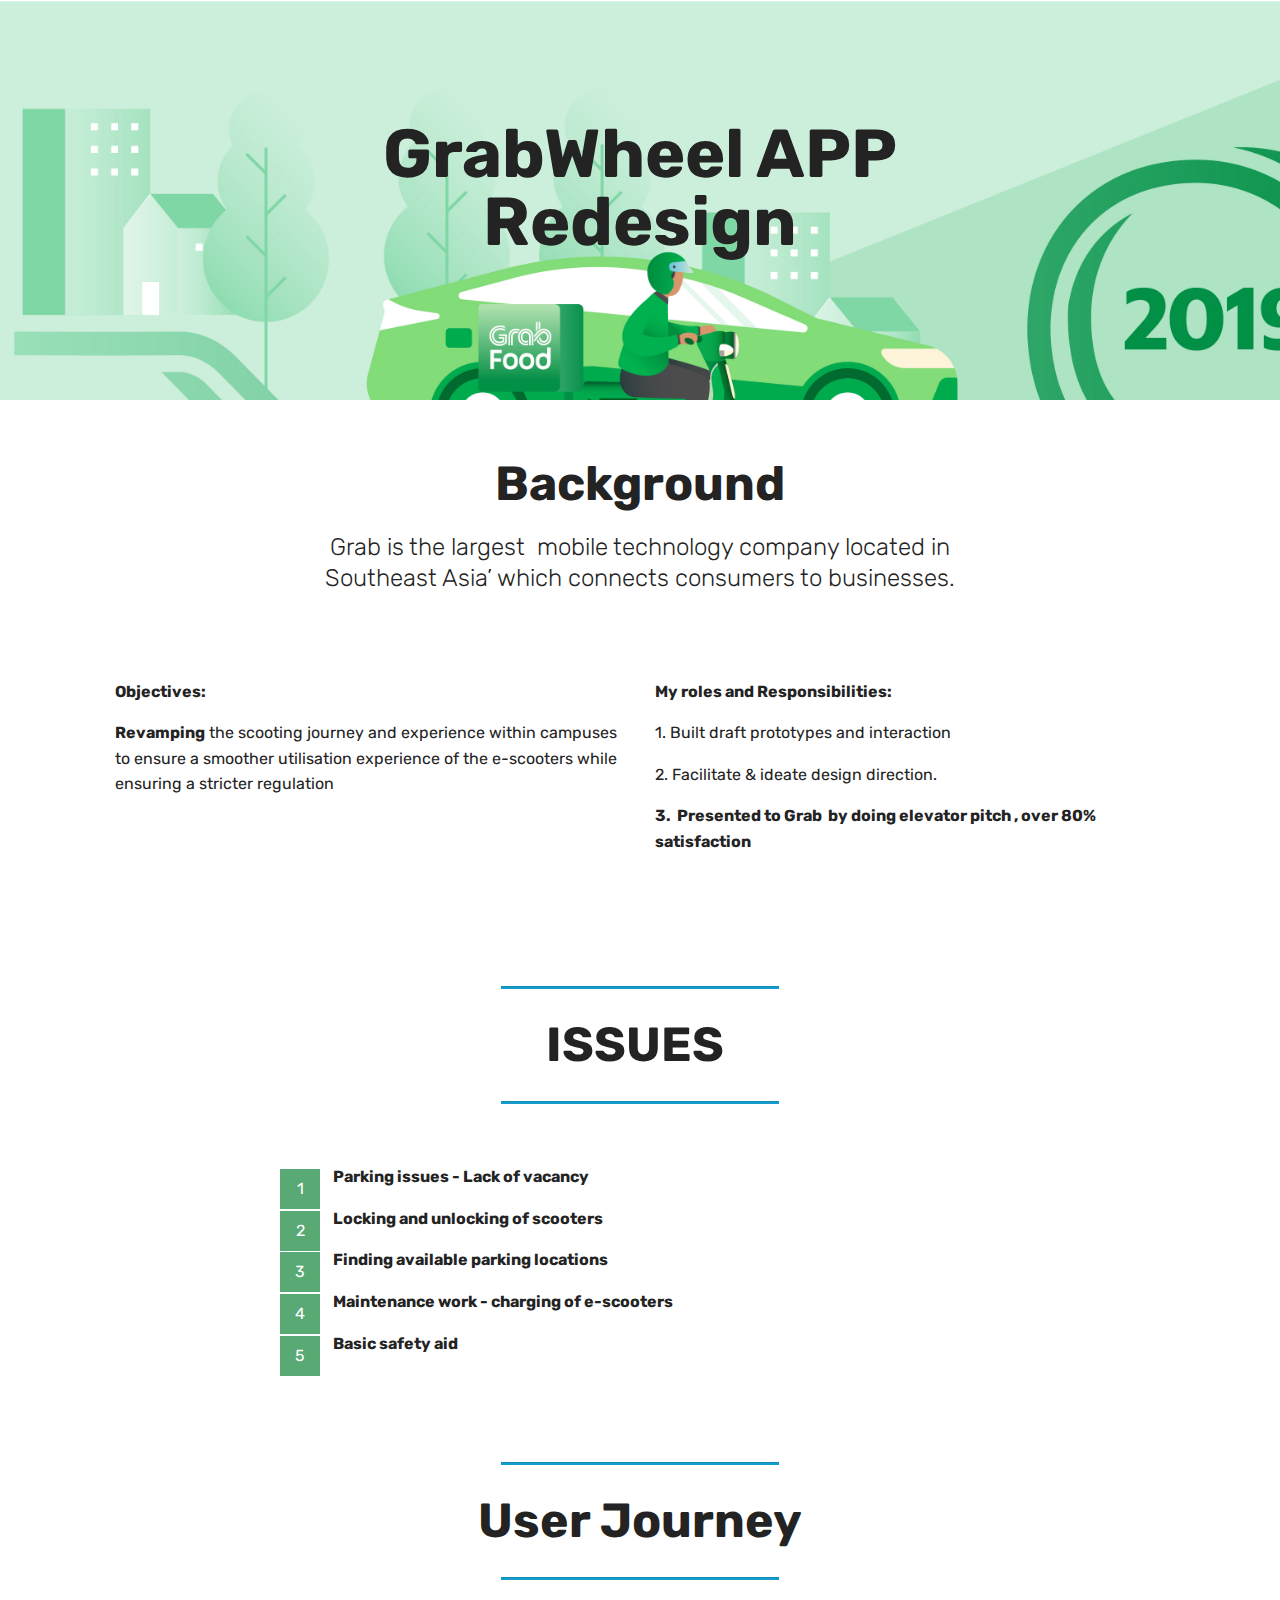
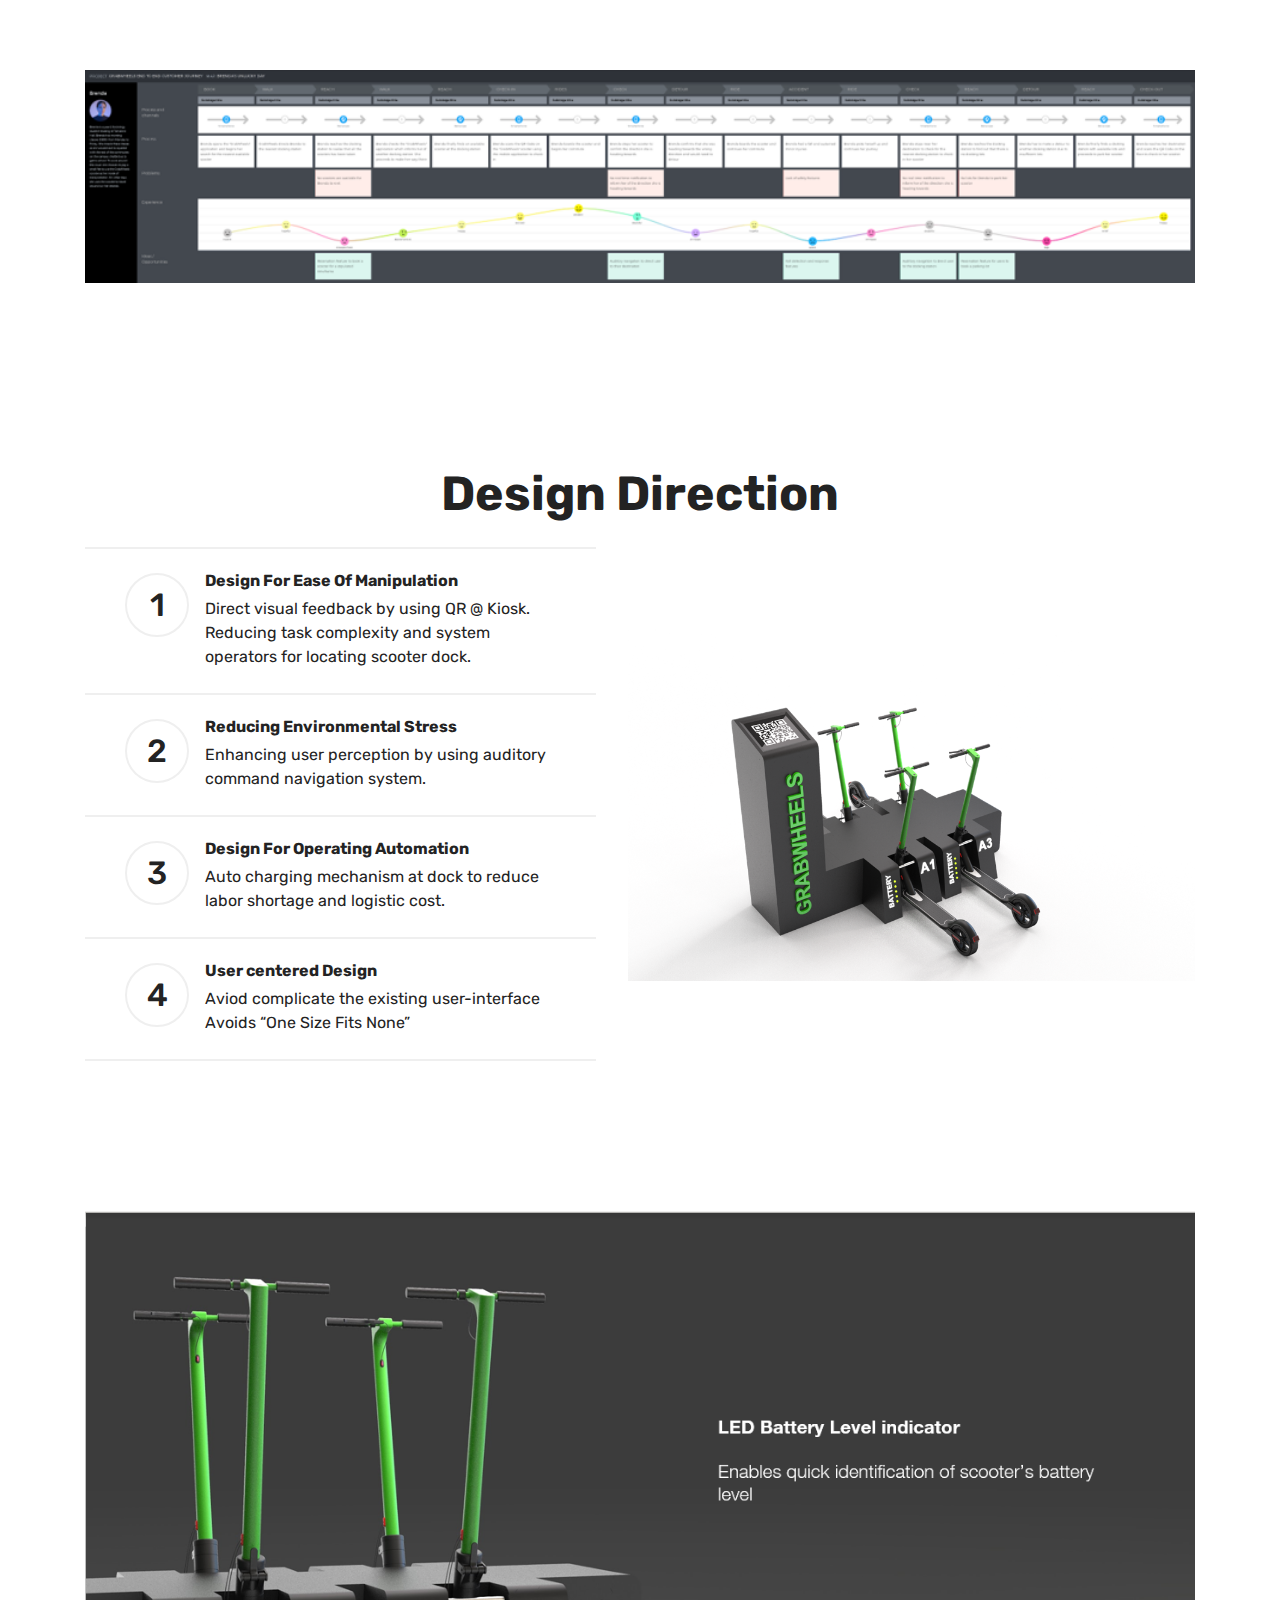
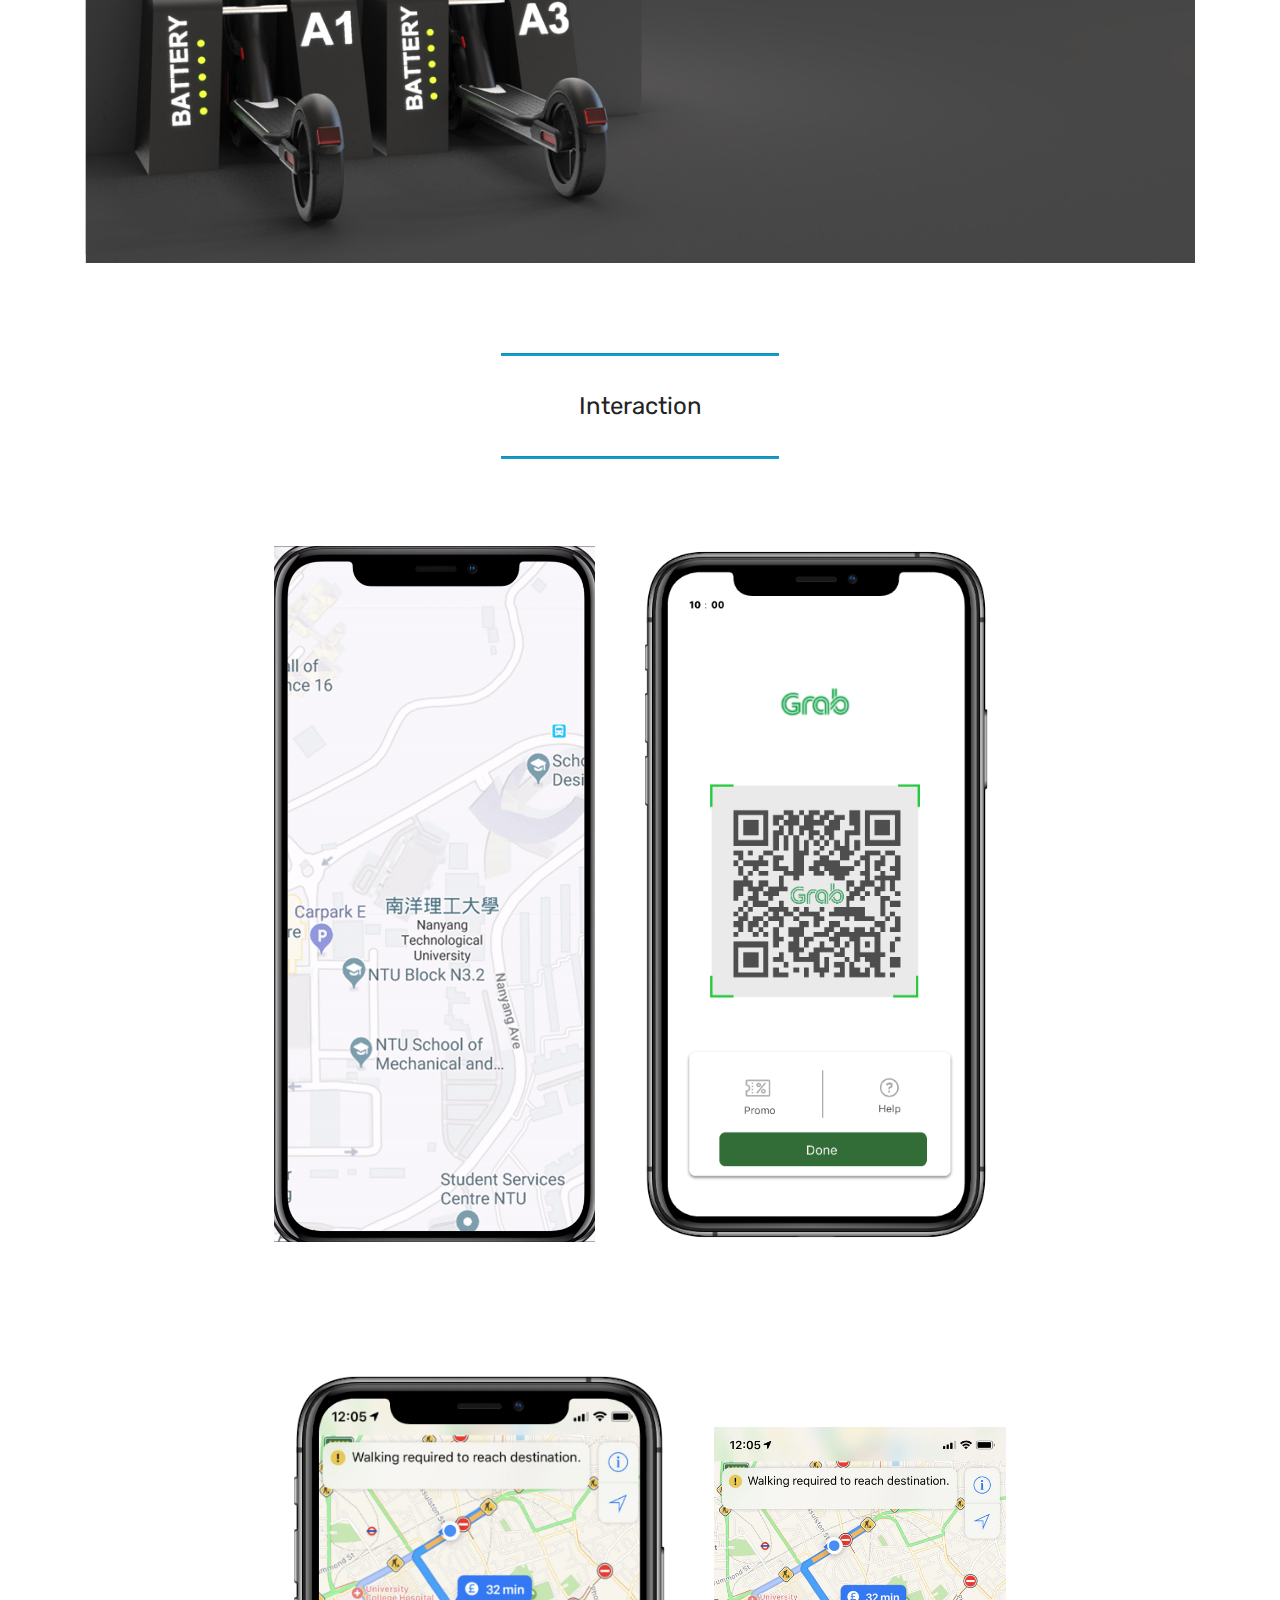
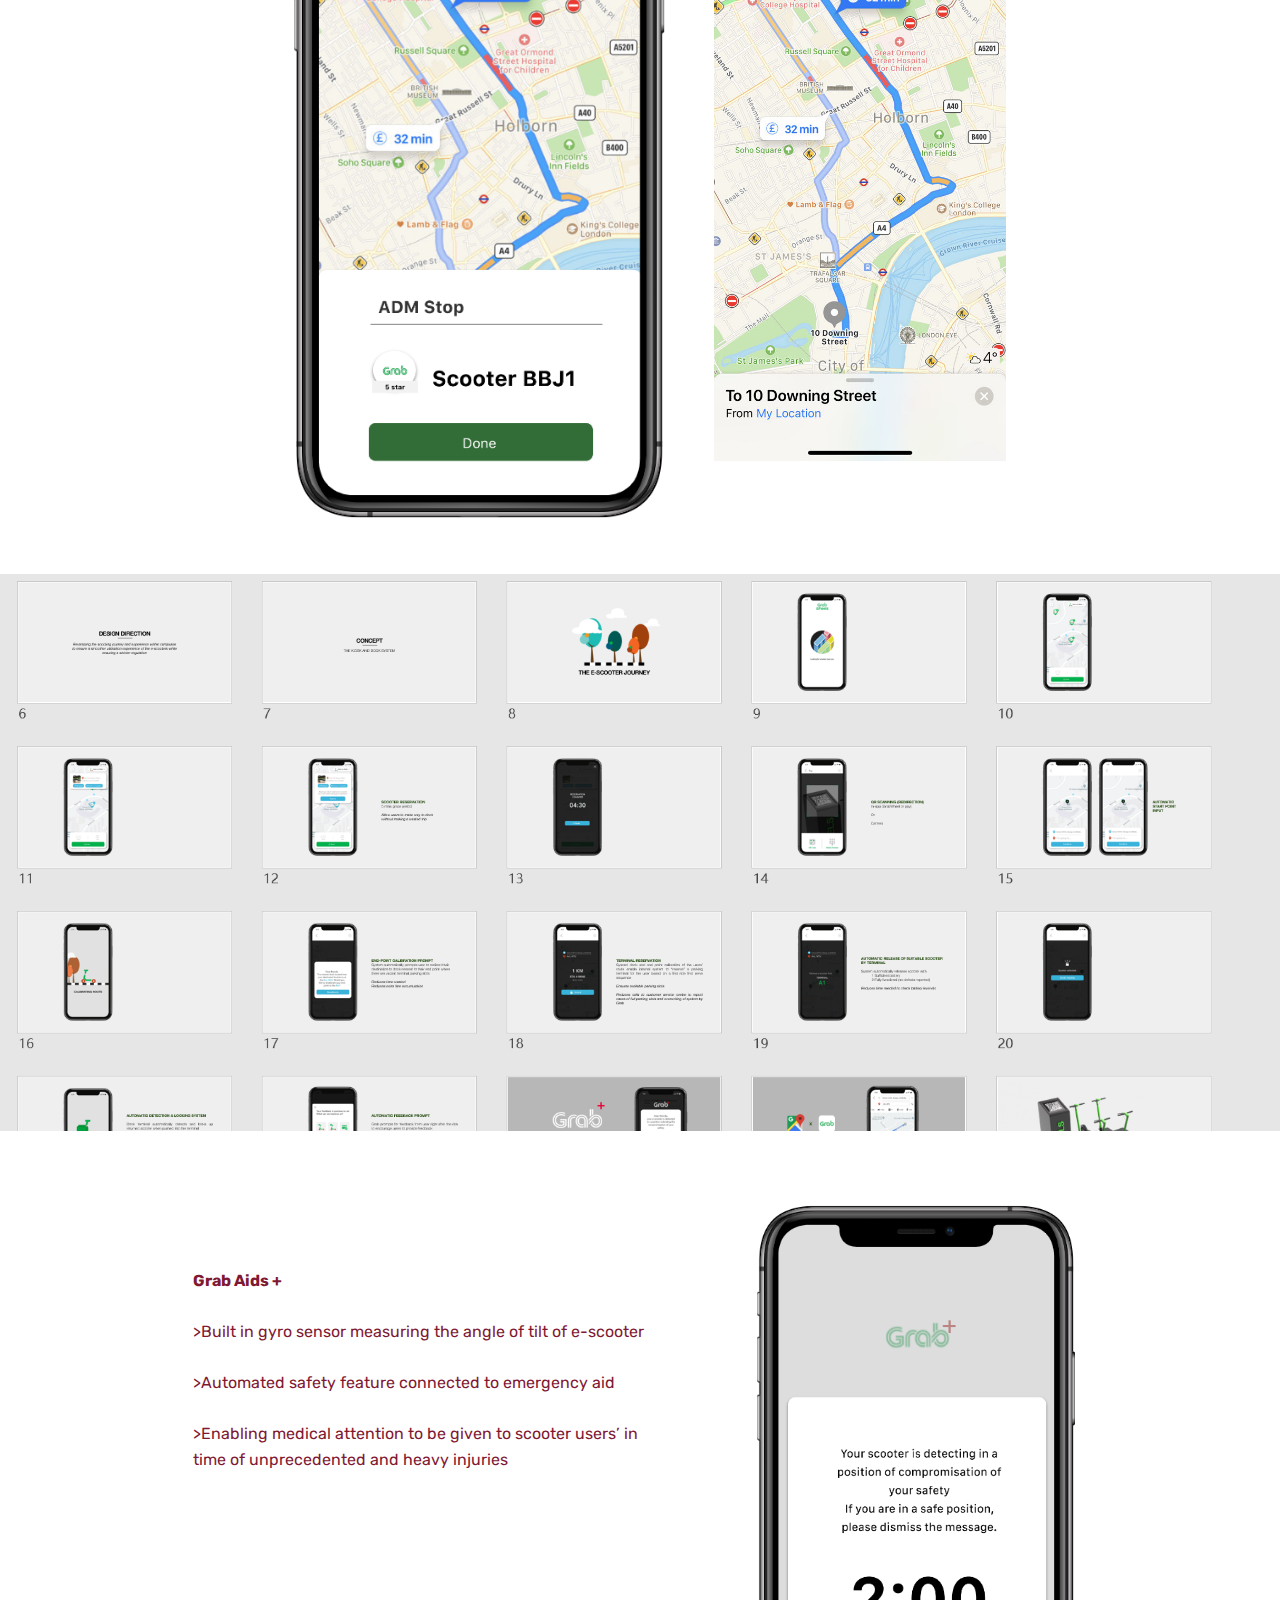
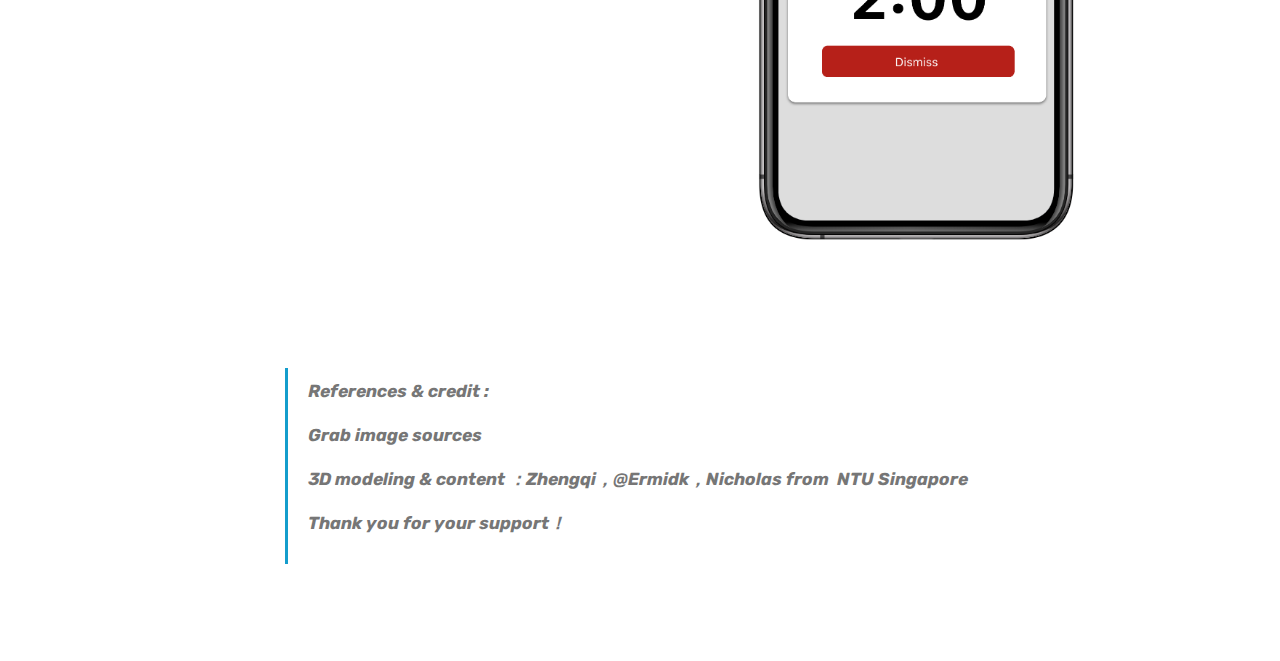
<file: index.html>
<!DOCTYPE html>
<html  >
<head>
  <!-- Site made with Mobirise Website Builder v4.11.5, https://mobirise.com -->
  <meta charset="UTF-8">
  <meta http-equiv="X-UA-Compatible" content="IE=edge">
  <meta name="generator" content="Mobirise v4.11.5, mobirise.com">
  <meta name="viewport" content="width=device-width, initial-scale=1, minimum-scale=1">
  <link rel="shortcut icon" href="assets/images/logo4.png" type="image/x-icon">
  <meta name="description" content="">
  
  <title>Home</title>
  <link rel="stylesheet" href="assets/bootstrap/css/bootstrap.min.css">
  <link rel="stylesheet" href="assets/bootstrap/css/bootstrap-grid.min.css">
  <link rel="stylesheet" href="assets/bootstrap/css/bootstrap-reboot.min.css">
  <link rel="stylesheet" href="assets/tether/tether.min.css">
  <link rel="stylesheet" href="assets/theme/css/style.css">
  <link rel="preload" as="style" href="assets/mobirise/css/mbr-additional.css"><link rel="stylesheet" href="assets/mobirise/css/mbr-additional.css" type="text/css">
  
  
  
</head>
<body>
  <section class="mbr-section content5 cid-rI2INjwmGx mbr-parallax-background" id="content5-0">

    

    

    <div class="container">
        <div class="media-container-row">
            <div class="title col-12 col-md-8">
                <h2 class="align-center mbr-bold mbr-white pb-3 mbr-fonts-style display-1">GrabWheel APP Redesign</h2>
                
                
                
            </div>
        </div>
    </div>
</section>

<section class="engine"><a href="https://mobirise.info/j">website templates</a></section><section class="mbr-section content4 cid-rICE2wmGWz" id="content4-u">

    

    <div class="container">
        <div class="media-container-row">
            <div class="title col-12 col-md-8">
                <h2 class="align-center pb-3 mbr-fonts-style display-2"><strong>Background
                </strong></h2>
                <h3 class="mbr-section-subtitle align-center mbr-light mbr-fonts-style display-5">Grab is the largest &nbsp;mobile technology company located in Southeast Asia’ which connects consumers to businesses.<br><div><br></div></h3>
                
            </div>
        </div>
    </div>
</section>

<section class="mbr-section article content3 cid-rI2JeXyLOR" id="content3-a">
      
     

    <div class="container">
        <div class="media-container-row">
            <div class="row col-12 col-md-12">
                <div class="col-12 mbr-text mbr-fonts-style col-md-6 display-7">
                     <p><strong>Objectives:</strong></p><p><strong>Revamping</strong> the scooting journey and experience within campuses to ensure a smoother utilisation experience of the e-scooters while ensuring a stricter regulation
</p><p><br></p><p><br></p>
                </div>
                <div class="col-12 mbr-text mbr-fonts-style display-7 col-md-6">
                     <p><strong>My roles and Responsibilities:</strong></p><p><span style="font-size: 1rem;">1. Built draft prototypes and interaction&nbsp;</span><br></p><p><span style="font-size: 1rem;">2. Facilitate &amp; ideate design direction.&nbsp;</span></p><p><span style="font-size: 1rem;"><strong>3. &nbsp;Presented to Grab &nbsp;by doing elevator pitch , over 80% satisfaction</strong></span></p>
                </div>
                
            </div>
        </div>
    </div>
</section>

<section class="mbr-section article content9 cid-rI3NkR8cyR" id="content9-f">
    
     

    <div class="container">
        <div class="inner-container" style="width: 100%;">
            <hr class="line" style="width: 25%;">
            <div class="section-text align-center mbr-fonts-style display-2"><strong>ISSUES&nbsp;</strong></div>
            <hr class="line" style="width: 25%;">
        </div>
        </div>
</section>

<section class="mbr-section article content11 cid-rMJbK3t8RV" id="content11-1f">
     

    <div class="container">
        <div class="media-container-row">
            <div class="mbr-text counter-container col-12 col-md-8 mbr-fonts-style display-7">
                <ol>
                    <li><strong>Parking issues - Lack of vacancy</strong></li><li><strong>Locking and unlocking of scooters
</strong></li><li><strong>Finding available parking locations
</strong></li><li><strong>Maintenance work - charging of e-scooters
</strong></li><li><strong>Basic safety aid
</strong></li>
                </ol>
            </div>
        </div>
    </div>
</section>

<section class="mbr-section article content9 cid-rI3Pt7Rmng" id="content9-h">
    
     

    <div class="container">
        <div class="inner-container" style="width: 100%;">
            <hr class="line" style="width: 25%;">
            <div class="section-text align-center mbr-fonts-style display-2"><strong>User Journey</strong></div>
            <hr class="line" style="width: 25%;">
        </div>
        </div>
</section>

<section class="cid-rI3Pld8Ma3" id="image1-g">

    

    <figure class="mbr-figure container">
        <div class="image-block" style="width: 100%;">
            <img src="assets/images/2.png" width="1400" alt="Mobirise" title="">
            
        </div>
    </figure>
</section>

<section class="counters4 counters cid-rMOTsO1L9i" id="counters4-1j">

    

    

    <div class="container pt-4 mt-2">
        <h2 class="mbr-section-title pb-3 align-center mbr-fonts-style display-2"><strong>Design Direction</strong></h2>
        
        <div class="media-container-row">
            <div class="media-block m-auto" style="width: 54%;">
                <div class="mbr-figure">
                    <img src="assets/images/11.png" alt="" title="">
                </div>
            </div>
            <div class="cards-block">
                <div class="cards-container">
                    <div class="card px-3 align-left col-12">
                        <div class="panel-item p-4 d-flex align-items-start">
                            <div class="card-img pr-3">
                                <h3 class="img-text d-flex align-items-center justify-content-center">
                                    1
                                </h3>
                            </div>
                            <div class="card-text">
                                <h4 class="mbr-content-title mbr-bold mbr-fonts-style display-7">Design For Ease Of Manipulation</h4>
                                <p class="mbr-content-text mbr-fonts-style display-7">Direct visual feedback by using QR @ Kiosk.
<br>Reducing task complexity and system operators for locating scooter dock.</p>
                            </div>
                        </div>
                    </div>
                    <div class="card px-3 align-left col-12">
                        <div class="panel-item p-4 d-flex align-items-start">
                            <div class="card-img pr-3">
                                <h3 class="img-text d-flex align-items-center justify-content-center">
                                    2
                                </h3>
                            </div>
                            <div class="card-text">
                                <h4 class="mbr-content-title mbr-bold mbr-fonts-style display-7">Reducing Environmental Stress&nbsp;</h4>
                                <p class="mbr-content-text mbr-fonts-style display-7">Enhancing user perception by using auditory command navigation system.
<br></p>
                            </div>
                        </div>
                    </div>
                    <div class="card px-3 align-left col-12">
                        <div class="panel-item p-4 d-flex align-items-start">
                            <div class="card-img pr-3">
                                <h3 class="img-text d-flex align-items-center justify-content-center">
                                    3
                                </h3>
                            </div>
                            <div class="card-text">
                                <h4 class="mbr-content-title mbr-bold mbr-fonts-style display-7">Design For Operating Automation</h4>
                                <p class="mbr-content-text mbr-fonts-style display-7">Auto charging mechanism at dock to reduce labor shortage and logistic cost.
<br></p>
                            </div>
                        </div>
                    </div>
                    <div class="card px-3 align-left col-12">
                        <div class="panel-item p-4 d-flex align-items-start">
                            <div class="card-img pr-3">
                                <h3 class="img-text d-flex align-items-center justify-content-center">
                                    4
                                </h3>
                            </div>
                            <div class="card-texts">
                                <h4 class="mbr-content-title mbr-bold mbr-fonts-style display-7">User centered Design
</h4>
                                <p class="mbr-content-text mbr-fonts-style display-7">Aviod complicate the existing user-interface
<br>Avoids “One Size Fits None”&nbsp;<br></p>
                            </div>
                        </div>
                    </div>
                </div>
            </div>
        </div>
    </div>
</section>

<section class="cid-rNnKHcHFNV" id="image2-1p">

    

    <figure class="mbr-figure container">
        <div class="image-block" style="width: 100%;">
            <img src="assets/images/20200112114940.png" alt="Mobirise" title="">
            
        </div>
    </figure>
</section>

<section class="mbr-section article content9 cid-rNnL3T9YQc" id="content9-1r">
    
     

    <div class="container">
        <div class="inner-container" style="width: 100%;">
            <hr class="line" style="width: 25%;">
            <div class="section-text align-center mbr-fonts-style display-5">Interaction</div>
            <hr class="line" style="width: 25%;">
        </div>
        </div>
</section>

<section class="cid-rMJgB7VBqw" id="content15-1h">
    
    <div class="container">
            <div class="media-container-row" style="width: 66%;">
                <div class="img-item item1" style="width: 89%;">
                    <div class="img-cont">
                        
                        <img src="assets/images/ezgif-6-2e755c582ec2.gif" alt="" title="">
                        
                    </div>

                </div>
                <div class="img-item">
                    <div class="img-cont">
                        
                        <img src="assets/images/20200105152843.png" alt="" title="">
                        
                    </div>
                </div>
            </div>
    </div>
</section>

<section class="cid-rNnJn0tNIW" id="image4-1m">
    <!-- Block parameters controls (Blue "Gear" panel) -->
    
    <!-- End block parameters -->
    <div class="container images-container">
            <div class="media-container-row" style="width: 66%;">
                <div class="img-item item1" style="width: 144%;">
                    <img src="assets/images/20200112114509.png" alt="" title="">
                    
                </div>
                <div class="img-item">
                    <img src="assets/images/how-to-use-apple-maps-iphone-traffic-554b.jpg" alt="" title="">
                    
                </div>
            </div>
    </div>
</section>

<section class="cid-rNnOJYoLiw" id="image2-1t">

    

    <figure class="mbr-figure">
        <div class="image-block" style="width: 100%;">
            <img src="assets/images/20200112120559.png" alt="Mobirise" title="">
            
        </div>
    </figure>
</section>

<section class="mbr-section content7 cid-rMWyiEkn19" id="content7-1k">
          
    

    <div class="container">
        <div class="media-container-row">
            <div class="col-12 col-md-10">
                <div class="media-container-row">
                    <div class="media-content">
                        <div class="mbr-section-text">
                            <p class="mbr-text align-right mb-0 mbr-fonts-style display-7">
                               <strong><br></strong><br><br><strong>Grab Aids +</strong><br><strong><br></strong>&gt;Built in gyro sensor measuring the angle of tilt of e-scooter
<br>
<br>&gt;Automated safety feature connected to emergency aid <br><br>&gt;Enabling medical attention to be given to scooter users’ in time of unprecedented and heavy injuries&nbsp;<br></p>
                        </div>
                    </div>
                    <div class="mbr-figure" style="width: 80%;">
                     <img src="assets/images/20200112111802.png" alt="Mobirise" title="">  
                    </div>
                </div>
            </div>
        </div>
    </div>
</section>

<section class="mbr-section article content1 cid-rNnM97AIVT" id="content2-1s">

     

    <div class="container">
        <div class="media-container-row">
            <div class="mbr-text col-12 col-md-8 mbr-fonts-style display-7">
                <blockquote><p><strong>References &amp; credit :</strong></p><p><strong>Grab image sources</strong></p><p><strong>3D modeling &amp; content ：Zhengqi，@Ermidk，Nicholas from &nbsp;NTU Singapore</strong></p><p><strong>Thank you for your support！</strong></p></blockquote>
            </div>
        </div>
    </div>
</section>


  <script src="assets/web/assets/jquery/jquery.min.js"></script>
  <script src="assets/popper/popper.min.js"></script>
  <script src="assets/bootstrap/js/bootstrap.min.js"></script>
  <script src="assets/tether/tether.min.js"></script>
  <script src="assets/smoothscroll/smooth-scroll.js"></script>
  <script src="assets/parallax/jarallax.min.js"></script>
  <script src="assets/viewportchecker/jquery.viewportchecker.js"></script>
  <script src="assets/theme/js/script.js"></script>
  
  
</body>
</html>
</file>
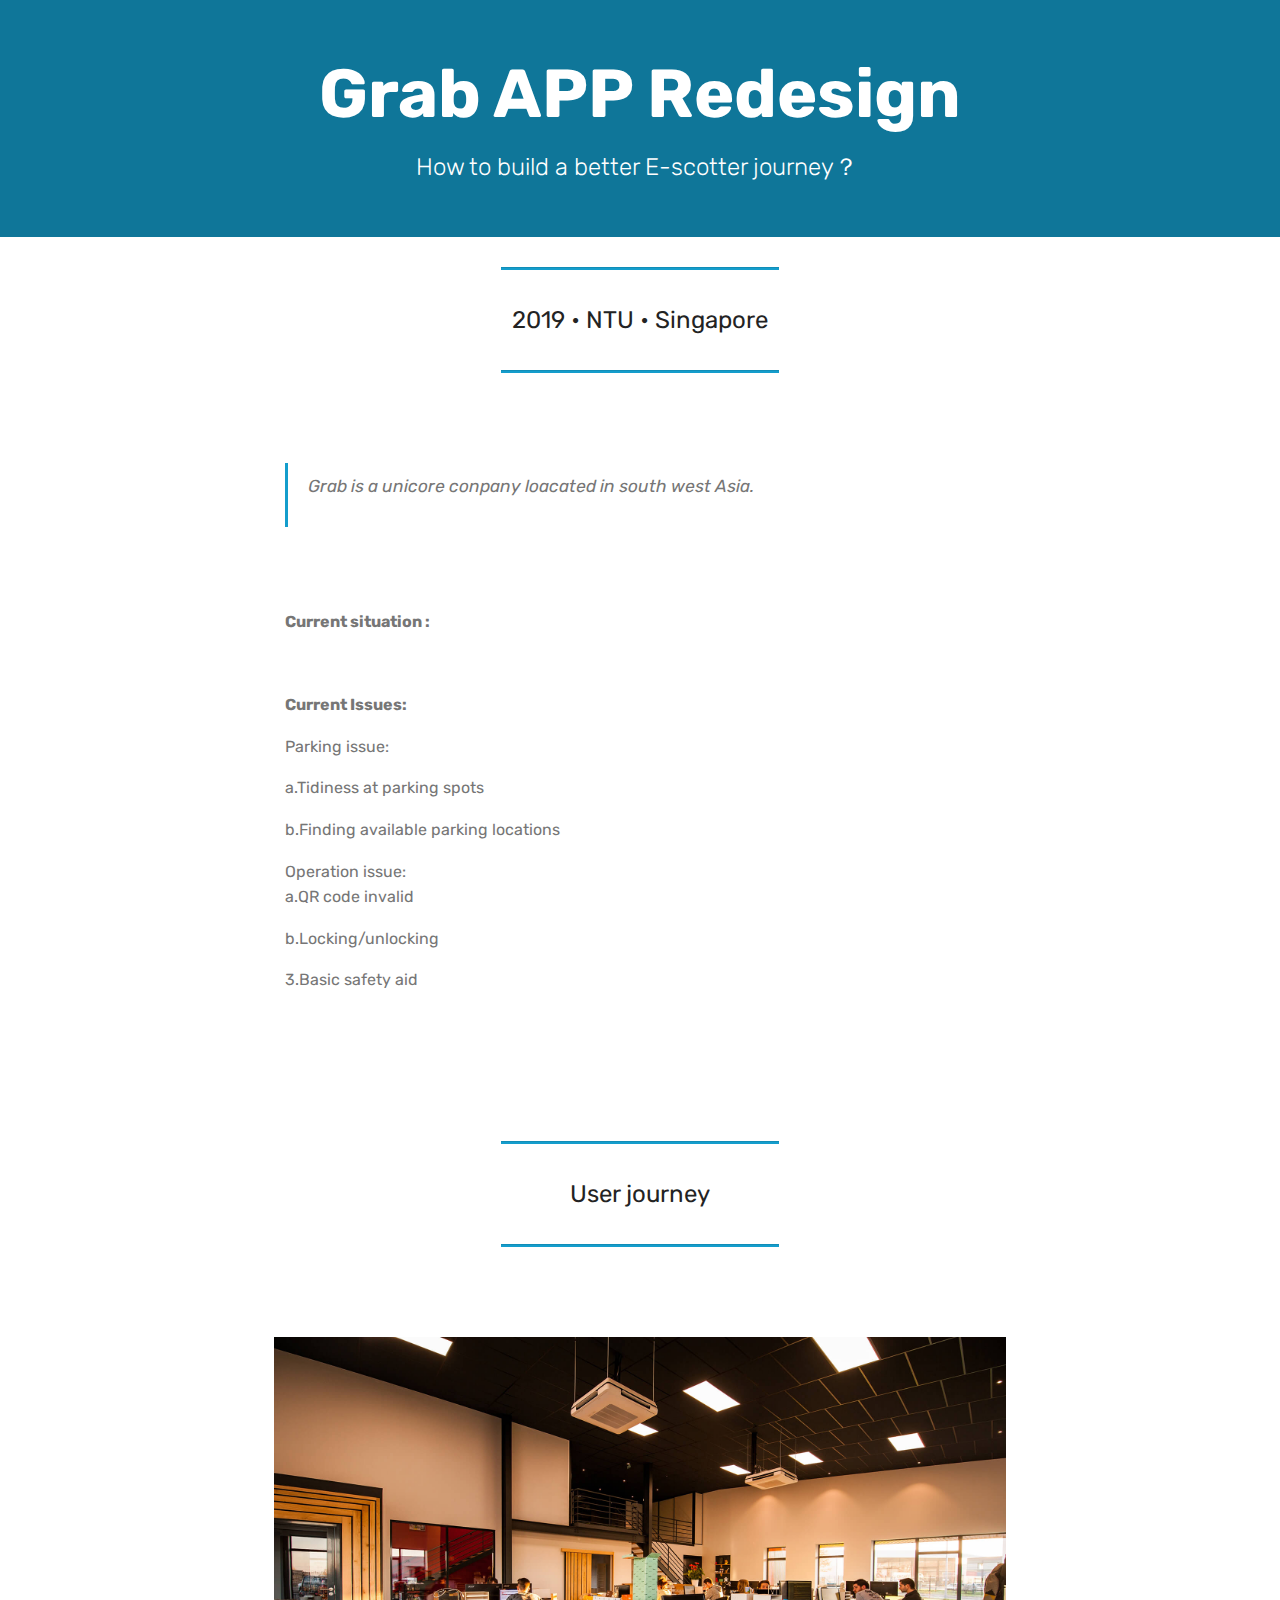
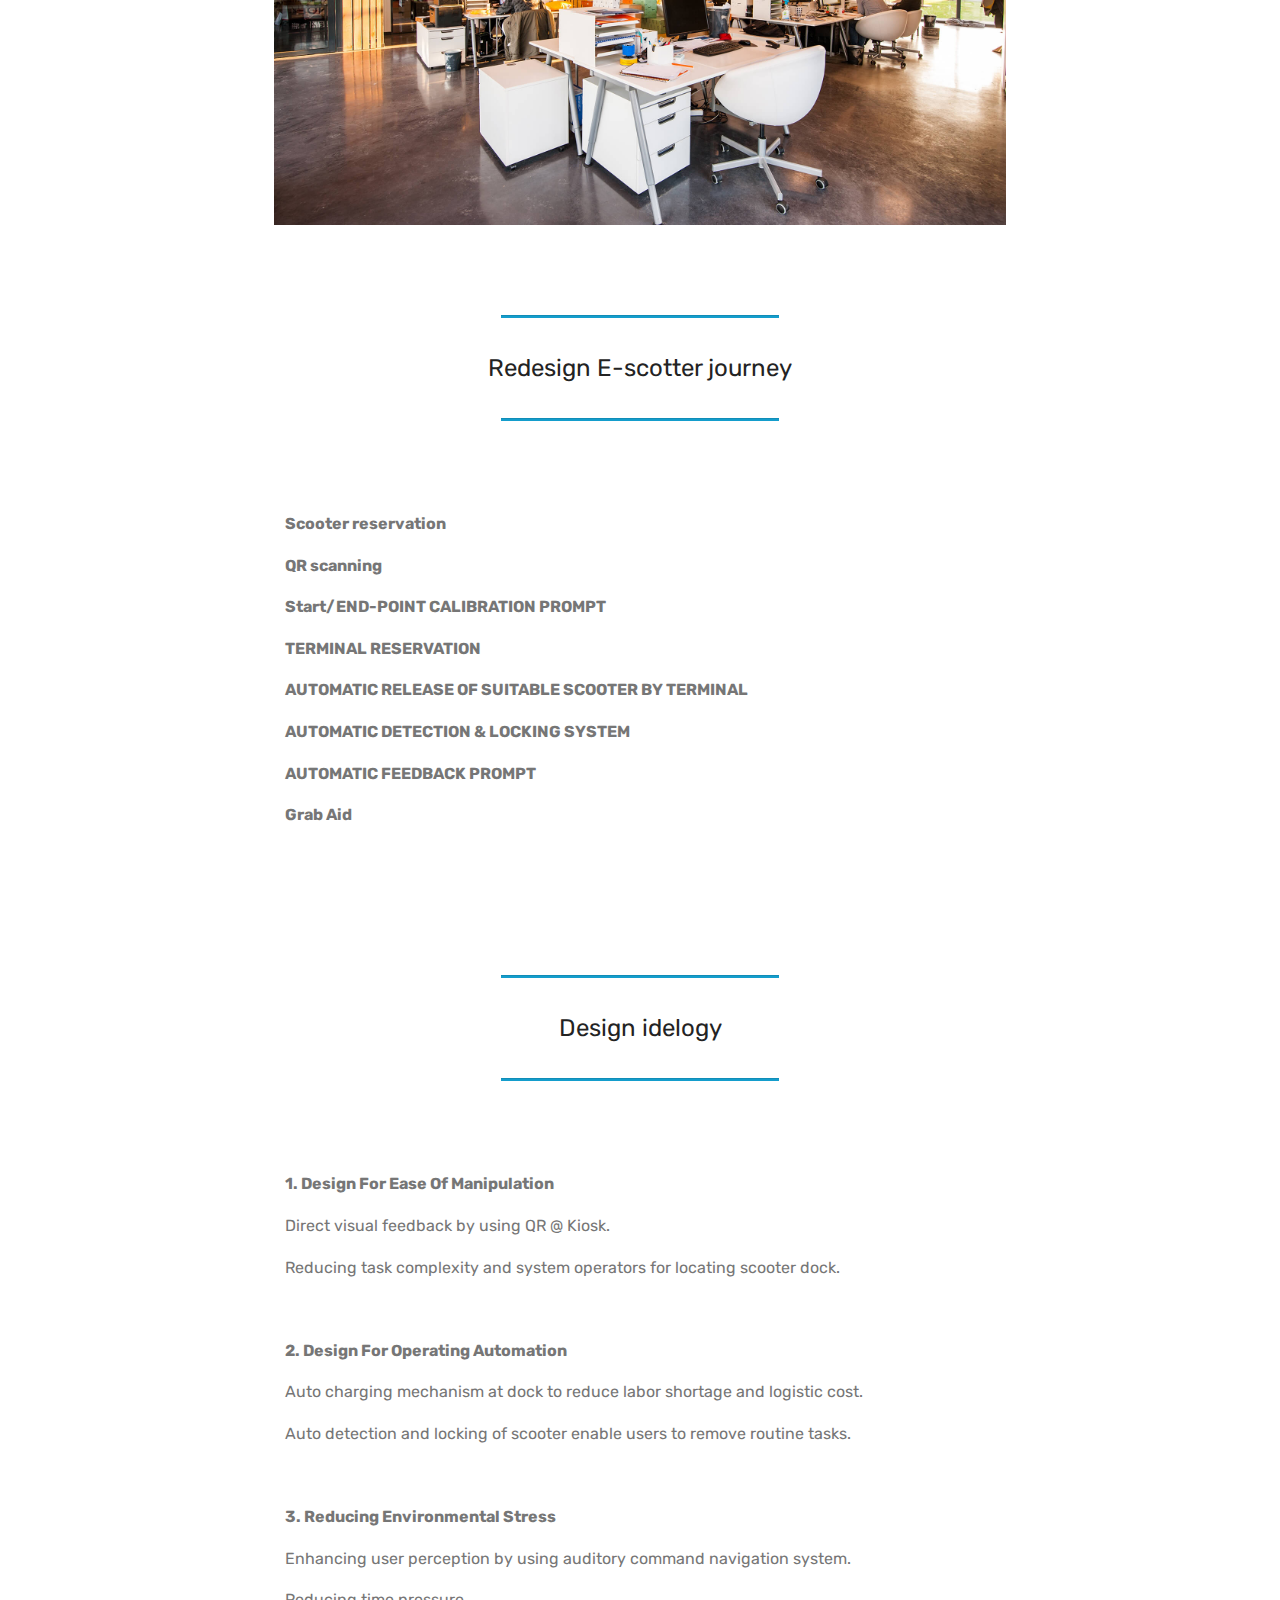
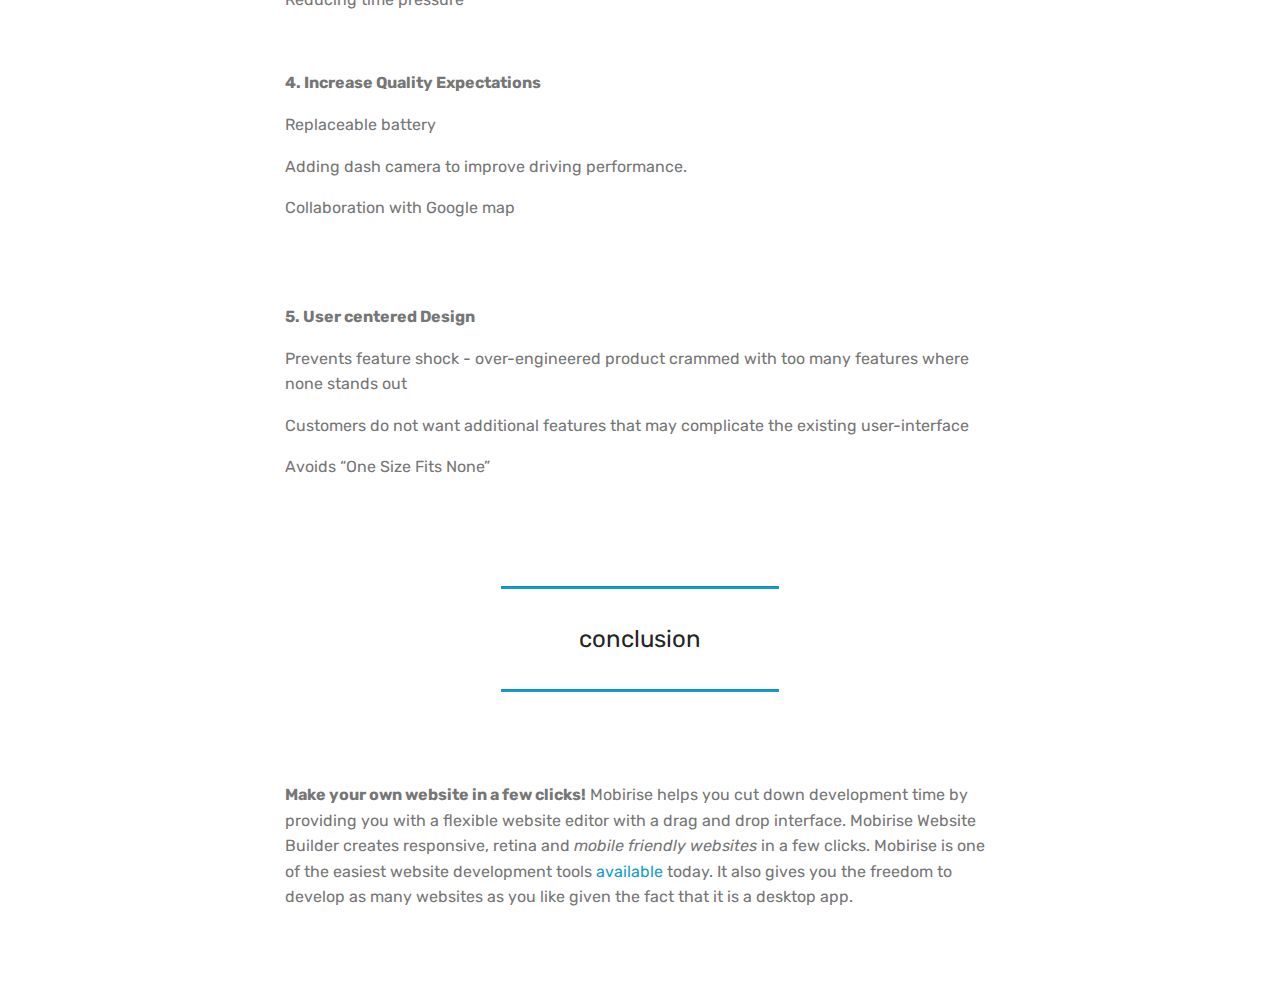
<file: page1.html>
<!DOCTYPE html>
<html  >
<head>
  <!-- Site made with Mobirise Website Builder v4.11.5, https://mobirise.com -->
  <meta charset="UTF-8">
  <meta http-equiv="X-UA-Compatible" content="IE=edge">
  <meta name="generator" content="Mobirise v4.11.5, mobirise.com">
  <meta name="viewport" content="width=device-width, initial-scale=1, minimum-scale=1">
  <link rel="shortcut icon" href="assets/images/logo4.png" type="image/x-icon">
  <meta name="description" content="Web Creator Description">
  
  <title>grab</title>
  <link rel="stylesheet" href="assets/bootstrap/css/bootstrap.min.css">
  <link rel="stylesheet" href="assets/bootstrap/css/bootstrap-grid.min.css">
  <link rel="stylesheet" href="assets/bootstrap/css/bootstrap-reboot.min.css">
  <link rel="stylesheet" href="assets/tether/tether.min.css">
  <link rel="stylesheet" href="assets/theme/css/style.css">
  <link rel="preload" as="style" href="assets/mobirise/css/mbr-additional.css"><link rel="stylesheet" href="assets/mobirise/css/mbr-additional.css" type="text/css">
  
  
  
</head>
<body>
  <section class="mbr-section content5 cid-rKpP0zNsAU" id="content5-12">

    

    

    <div class="container">
        <div class="media-container-row">
            <div class="title col-12 col-md-8">
                <h2 class="align-center mbr-bold mbr-white pb-3 mbr-fonts-style display-1">Grab APP Redesign</h2>
                <h3 class="mbr-section-subtitle align-center mbr-light mbr-white pb-3 mbr-fonts-style display-5">How to build a better E-scotter journey？&nbsp;</h3>
                
                
            </div>
        </div>
    </div>
</section>

<section class="engine"><a href="https://mobirise.info/y">html website templates</a></section><section class="mbr-section article content9 cid-rKpP3KdH8l" id="content9-13">
    
     

    <div class="container">
        <div class="inner-container" style="width: 100%;">
            <hr class="line" style="width: 25%;">
            <div class="section-text align-center mbr-fonts-style display-5">2019  • NTU • Singapore</div>
            <hr class="line" style="width: 25%;">
        </div>
        </div>
</section>

<section class="mbr-section article content1 cid-rKpPbTBjAm" id="content2-15">

     

    <div class="container">
        <div class="media-container-row">
            <div class="mbr-text col-12 col-md-8 mbr-fonts-style display-7">
                <blockquote><p>Grab is a unicore conpany loacated in south west Asia.&nbsp;</p></blockquote>
            </div>
        </div>
    </div>
</section>

<section class="mbr-section article content1 cid-rKNBOOi2MA" id="content1-16">
    
     

    <div class="container">
        <div class="media-container-row">
            <div class="mbr-text col-12 mbr-fonts-style display-7 col-md-8"><p><strong>Current situation :&nbsp;</strong></p><p><strong><br></strong></p><p><strong>Current Issues:</strong></p><p>Parking issue:</p><p>a.Tidiness at parking spots
</p><p>b.Finding available parking locations
</p><p>Operation issue:<br>a.QR code invalid</p><p>b.Locking/unlocking</p><p>3.Basic safety aid
</p><p><strong><br></strong></p></div>
        </div>
    </div>
</section>

<section class="mbr-section article content9 cid-rKNHWKhayu" id="content9-17">
    
     

    <div class="container">
        <div class="inner-container" style="width: 100%;">
            <hr class="line" style="width: 25%;">
            <div class="section-text align-center mbr-fonts-style display-5">User journey</div>
            <hr class="line" style="width: 25%;">
        </div>
        </div>
</section>

<section class="cid-rKNI22lMT5" id="image1-18">

    

    <figure class="mbr-figure container">
        <div class="image-block" style="width: 66%;">
            <img src="assets/images/background1.jpg" width="1400" alt="Mobirise">
            
        </div>
    </figure>
</section>

<section class="mbr-section article content9 cid-rKNI8ssQn8" id="content9-19">
    
     

    <div class="container">
        <div class="inner-container" style="width: 100%;">
            <hr class="line" style="width: 25%;">
            <div class="section-text align-center mbr-fonts-style display-5">Redesign E-scotter journey</div>
            <hr class="line" style="width: 25%;">
        </div>
        </div>
</section>

<section class="mbr-section article content1 cid-rKNIiY6RMP" id="content1-1a">
    
     

    <div class="container">
        <div class="media-container-row">
            <div class="mbr-text col-12 mbr-fonts-style display-7 col-md-8"><p><strong>Scooter reservation</strong></p><p><strong>QR scanning</strong></p><p><strong>Start/END-POINT CALIBRATION PROMPT
</strong></p><p><strong>TERMINAL RESERVATION 
</strong></p><p><strong>AUTOMATIC RELEASE OF SUITABLE SCOOTER BY TERMINAL
</strong></p><p><strong>AUTOMATIC DETECTION &amp; LOCKING SYSTEM
</strong></p><p><strong>AUTOMATIC FEEDBACK PROMPT
</strong></p><p><strong>Grab Aid</strong></p><p><strong><br></strong></p></div>
        </div>
    </div>
</section>

<section class="mbr-section article content9 cid-rKNKuTcGi8" id="content9-1b">
    
     

    <div class="container">
        <div class="inner-container" style="width: 100%;">
            <hr class="line" style="width: 25%;">
            <div class="section-text align-center mbr-fonts-style display-5">Design idelogy</div>
            <hr class="line" style="width: 25%;">
        </div>
        </div>
</section>

<section class="mbr-section article content1 cid-rKNKzh4sAS" id="content1-1c">
    
     

    <div class="container">
        <div class="media-container-row">
            <div class="mbr-text col-12 mbr-fonts-style display-7 col-md-8"><p><strong>1. Design For Ease Of Manipulation</strong></p><p>Direct visual feedback by using QR @ Kiosk.
</p><p>Reducing task complexity and system operators for locating scooter dock.
</p><p><strong><br></strong></p><p><strong>2. Design For Operating  Automation</strong></p><p>Auto charging mechanism at dock to reduce labor shortage and logistic cost.
</p><p>Auto detection and locking of scooter enable users to remove routine tasks. 
</p><p><strong><br></strong></p><p><strong>3. Reducing Environmental 
</strong><strong>Stress&nbsp;</strong></p><p><span style="font-size: 1rem;">Enhancing user perception by using auditory command navigation system.
</span></p><p><span style="font-size: 1rem;">Reducing time pressure
</span></p><p><strong><br></strong></p><p><strong>4. Increase Quality Expectations</strong></p><p><span style="font-size: 1rem;">Replaceable battery&nbsp; 
</span></p><p><span style="font-size: 1rem;">Adding dash camera to improve driving performance.
</span></p><p><span style="font-size: 1rem;">Collaboration with Google map
</span></p><p><strong><br></strong><br></p><p><strong>5. User centered Design</strong></p><p>Prevents feature shock - over-engineered product crammed with too many features where none stands out
</p><p>Customers do not want additional features that may complicate the existing user-interface
</p><p>Avoids “One Size Fits None”</p></div>
        </div>
    </div>
</section>

<section class="mbr-section article content9 cid-rKNLy94IxA" id="content9-1d">
    
     

    <div class="container">
        <div class="inner-container" style="width: 100%;">
            <hr class="line" style="width: 25%;">
            <div class="section-text align-center mbr-fonts-style display-5">conclusion</div>
            <hr class="line" style="width: 25%;">
        </div>
        </div>
</section>

<section class="mbr-section article content1 cid-rKNLBv5edG" id="content1-1e">
    
     

    <div class="container">
        <div class="media-container-row">
            <div class="mbr-text col-12 mbr-fonts-style display-7 col-md-8"><p>
                <strong> Make your own website in a few clicks!</strong> Mobirise helps you cut down development time by providing you with a flexible website editor with a drag and drop interface. Mobirise Website Builder creates responsive, retina and <em>mobile friendly websites</em> in a few clicks. Mobirise is one of the easiest website development tools <a href="https://mobirise.co/">available</a> today. It also gives you the freedom to develop as many websites as you like given the fact that it is a desktop app.</p></div>
        </div>
    </div>
</section>


  <script src="assets/web/assets/jquery/jquery.min.js"></script>
  <script src="assets/popper/popper.min.js"></script>
  <script src="assets/bootstrap/js/bootstrap.min.js"></script>
  <script src="assets/tether/tether.min.js"></script>
  <script src="assets/smoothscroll/smooth-scroll.js"></script>
  <script src="assets/theme/js/script.js"></script>
  
  
</body>
</html>
</file>
<file: assets/theme/css/style.css>
/*!
 * Mobirise v4 theme (https://mobirise.com/)
 * Copyright 2017 Mobirise
 */
section {
  background-color: #eeeeee; }

body {
  font-style: normal;
  line-height: 1.5; }

section,
.container,
.container-fluid {
  position: relative;
  word-wrap: break-word; }

a.mbr-iconfont:hover {
  text-decoration: none; }

.article .lead p,
.article .lead ul,
.article .lead ol,
.article .lead pre,
.article .lead blockquote {
  margin-bottom: 0; }

ul,
ol,
pre,
blockquote {
  margin-bottom: 2.3125rem; }

pre {
  background: #f4f4f4;
  padding: 10px 24px;
  white-space: pre-wrap; }

.inactive {
  -webkit-user-select: none;
  -moz-user-select: none;
  -ms-user-select: none;
  user-select: none;
  pointer-events: none;
  -webkit-user-drag: none;
  user-drag: none; }

.mbr-section__comments .row {
  justify-content: center;
  -webkit-justify-content: center; }

a {
  font-style: normal;
  font-weight: 400;
  cursor: pointer; }
  a, a:hover {
    text-decoration: none; }

figure {
  margin-bottom: 0; }

body {
  color: #232323; }

h1,
h2,
h3,
h4,
h5,
h6,
.h1,
.h2,
.h3,
.h4,
.h5,
.h6,
.display-1,
.display-2,
.display-3,
.display-4 {
  line-height: 1;
  word-break: break-word;
  word-wrap: break-word; }

.mbr-section-title {
  font-style: normal;
  line-height: 1.2; }

.mbr-section-subtitle {
  line-height: 1.3; }

.mbr-text {
  font-style: normal;
  line-height: 1.6; }

b,
strong {
  font-weight: bold; }

blockquote {
  padding: 10px 0 10px 20px;
  position: relative;
  border-left: 2px solid;
  border-color: #ff3366; }

input:-webkit-autofill, input:-webkit-autofill:hover, input:-webkit-autofill:focus, input:-webkit-autofill:active {
  transition-delay: 9999s;
  transition-property: background-color, color; }

textarea[type='hidden'] {
  display: none; }

body {
  position: relative; }

section {
  background-position: 50% 50%;
  background-repeat: no-repeat;
  background-size: cover; }
  section .mbr-background-video,
  section .mbr-background-video-preview {
    position: absolute;
    bottom: 0;
    left: 0;
    right: 0;
    top: 0; }

.hidden {
  visibility: hidden; }

.mbr-z-index20 {
  z-index: 20; }

/*! Base colors */
.mbr-white {
  color: #ffffff; }

.mbr-black {
  color: #000000; }

.mbr-bg-white {
  background-color: #ffffff; }

.mbr-bg-black {
  background-color: #000000; }

/*! Text-aligns */
.align-left {
  text-align: left; }

.align-center {
  text-align: center; }

.align-right {
  text-align: right; }

@media (max-width: 767px) {
  .align-left,
  .align-center,
  .align-right,
  .mbr-section-btn,
  .mbr-section-title {
    text-align: center; } }
/*! Font-weight  */
.mbr-light {
  font-weight: 300; }

.mbr-regular {
  font-weight: 400; }

.mbr-semibold {
  font-weight: 500; }

.mbr-bold {
  font-weight: 700; }

/*! Media  */
.media-size-item {
  -webkit-flex: 1 1 auto;
  -moz-flex: 1 1 auto;
  -ms-flex: 1 1 auto;
  -o-flex: 1 1 auto;
  flex: 1 1 auto; }

.media-content {
  -webkit-flex-basis: 100%;
  flex-basis: 100%; }

.media-container-row {
  display: -ms-flexbox;
  display: -webkit-flex;
  display: flex;
  -webkit-flex-direction: row;
  -ms-flex-direction: row;
  flex-direction: row;
  -webkit-flex-wrap: wrap;
  -ms-flex-wrap: wrap;
  flex-wrap: wrap;
  -webkit-justify-content: center;
  -ms-flex-pack: center;
  justify-content: center;
  -webkit-align-content: center;
  -ms-flex-line-pack: center;
  align-content: center;
  -webkit-align-items: start;
  -ms-flex-align: start;
  align-items: start; }
  .media-container-row .media-size-item {
    width: 400px; }

.media-container-column {
  display: -ms-flexbox;
  display: -webkit-flex;
  display: flex;
  -webkit-flex-direction: column;
  -ms-flex-direction: column;
  flex-direction: column;
  -webkit-flex-wrap: wrap;
  -ms-flex-wrap: wrap;
  flex-wrap: wrap;
  -webkit-justify-content: center;
  -ms-flex-pack: center;
  justify-content: center;
  -webkit-align-content: center;
  -ms-flex-line-pack: center;
  align-content: center;
  -webkit-align-items: stretch;
  -ms-flex-align: stretch;
  align-items: stretch; }
  .media-container-column > * {
    width: 100%; }

@media (min-width: 992px) {
  .media-container-row {
    -webkit-flex-wrap: nowrap;
    -ms-flex-wrap: nowrap;
    flex-wrap: nowrap; } }
figure {
  overflow: hidden; }

figure[mbr-media-size] {
  transition: width 0.1s; }

.mbr-figure img,
.mbr-figure iframe {
  display: block;
  width: 100%; }

.card {
  background-color: transparent;
  border: none; }

.card-box {
  width: 100%; }

.card-img {
  text-align: center;
  flex-shrink: 0;
  -webkit-flex-shrink: 0; }

.media {
  max-width: 100%;
  margin: 0 auto; }

.mbr-figure {
  -ms-flex-item-align: center;
  -ms-grid-row-align: center;
  -webkit-align-self: center;
  align-self: center; }

.media-container > div {
  max-width: 100%; }

.mbr-figure img,
.card-img img {
  width: 100%; }

@media (max-width: 991px) {
  .media-size-item {
    width: auto !important; }

  .media {
    width: auto; }

  .mbr-figure {
    width: 100% !important; } }
/*! Buttons */
.btn {
  font-weight: 500;
  border-width: 2px;
  font-style: normal;
  letter-spacing: 1px;
  margin: .4rem .8rem;
  white-space: normal;
  -webkit-transition: all .3s ease-in-out;
  -moz-transition: all .3s ease-in-out;
  transition: all .3s ease-in-out;
  display: inline-flex;
  align-items: center;
  justify-content: center;
  word-break: break-word;
  -webkit-align-items: center;
  -webkit-justify-content: center;
  display: -webkit-inline-flex; }

.btn-sm {
  font-weight: 500;
  letter-spacing: 1px;
  -webkit-transition: all .3s ease-in-out;
  -moz-transition: all .3s ease-in-out;
  transition: all .3s ease-in-out; }

.btn-md {
  font-weight: 500;
  letter-spacing: 1px;
  margin: .4rem .8rem !important;
  -webkit-transition: all .3s ease-in-out;
  -moz-transition: all .3s ease-in-out;
  transition: all .3s ease-in-out; }

.btn-lg {
  font-weight: 500;
  letter-spacing: 1px;
  margin: .4rem .8rem !important;
  -webkit-transition: all .3s ease-in-out;
  -moz-transition: all .3s ease-in-out;
  transition: all .3s ease-in-out; }

.mbr-section-btn {
  margin-left: -0.25rem;
  margin-right: -0.25rem;
  font-size: 0; }

nav .mbr-section-btn {
  margin-left: 0rem;
  margin-right: 0rem; }

.btn-form {
  border-radius: 0; }
  .btn-form:hover {
    cursor: pointer; }

/*! Btn icon margin */
.btn .mbr-iconfont,
.btn.btn-sm .mbr-iconfont {
  cursor: pointer;
  margin-right: 0.5rem; }

.btn.btn-md .mbr-iconfont,
.btn.btn-md .mbr-iconfont {
  margin-right: 0.8rem; }

.mbr-regular {
  font-weight: 400; }

.mbr-semibold {
  font-weight: 500; }

.mbr-bold {
  font-weight: 700; }

[type='submit'] {
  -webkit-appearance: none; }

/*! Full-screen */
.mbr-fullscreen .mbr-overlay {
  min-height: 100vh; }

.mbr-fullscreen {
  display: flex;
  display: -webkit-flex;
  display: -moz-flex;
  display: -ms-flex;
  display: -o-flex;
  align-items: center;
  -webkit-align-items: center;
  min-height: 100vh;
  padding-top: 3rem;
  padding-bottom: 3rem; }

/*! Map */
.map {
  height: 25rem;
  position: relative; }
  .map iframe {
    width: 100%;
    height: 100%; }

.mbr-overlay {
  background-color: #000;
  bottom: 0;
  left: 0;
  opacity: .5;
  position: absolute;
  right: 0;
  top: 0;
  z-index: 0;
  pointer-events: none; }

/* Form */
blockquote {
  font-style: italic;
  padding: 10px 0 10px 20px;
  font-size: 1.09rem;
  position: relative;
  border-width: 3px; }

.form-control {
  background-color: #f5f5f5;
  box-shadow: none;
  color: #565656;
  line-height: 1.43;
  min-height: 3.5em;
  padding: 1.07em .5em; }
  .form-control, .form-control:focus {
    border: 1px solid #e8e8e8; }
  .form-active .form-control:invalid {
    border-color: red; }

.form-control-label {
  position: relative;
  cursor: pointer;
  margin-bottom: .357em;
  padding: 0; }

.alert {
  color: #ffffff;
  border-radius: 0;
  border: 0;
  font-size: .875rem;
  line-height: 1.5;
  margin-bottom: 1.875rem;
  padding: 1.25rem;
  position: relative; }
  .alert.alert-form::after {
    background-color: inherit;
    bottom: -7px;
    content: "";
    display: block;
    height: 14px;
    left: 50%;
    margin-left: -7px;
    position: absolute;
    transform: rotate(45deg);
    width: 14px;
    -webkit-transform: rotate(45deg); }

.form-asterisk {
  font-family: initial;
  position: absolute;
  top: -2px;
  font-weight: normal; }

/*! Scroll to top arrow */
#scrollToTop a i:before {
  content: '';
  position: absolute;
  height: 40%;
  top: 25%;
  background: #fff;
  width: 2px;
  left: calc(50% - 1px); }
#scrollToTop a i:after {
  content: '';
  position: absolute;
  display: block;
  border-top: 2px solid #fff;
  border-right: 2px solid #fff;
  width: 40%;
  height: 40%;
  left: 30%;
  bottom: 30%;
  transform: rotate(135deg);
  -webkit-transform: rotate(135deg); }

.mbr-arrow-up {
  bottom: 25px;
  right: 90px;
  position: fixed;
  text-align: right;
  z-index: 5000;
  color: #ffffff;
  font-size: 32px;
  transform: rotate(180deg);
  -webkit-transform: rotate(180deg); }

.mbr-arrow-up a {
  background: rgba(0, 0, 0, 0.2);
  border-radius: 3px;
  color: #fff;
  display: inline-block;
  height: 60px;
  width: 60px;
  outline-style: none !important;
  position: relative;
  text-decoration: none;
  transition: all 0.3s ease-in-out;
  cursor: pointer;
  text-align: center; }
  .mbr-arrow-up a:hover {
    background-color: rgba(0, 0, 0, 0.4); }
  .mbr-arrow-up a i {
    line-height: 60px; }

.mbr-arrow-up-icon {
  display: block;
  color: #fff; }

.mbr-arrow-up-icon::before {
  content: '\203a';
  display: inline-block;
  font-family: serif;
  font-size: 32px;
  line-height: 1;
  font-style: normal;
  position: relative;
  top: 6px;
  left: -4px;
  -webkit-transform: rotate(-90deg);
  transform: rotate(-90deg); }

/*! Arrow Down */
.mbr-arrow {
  position: absolute;
  bottom: 45px;
  left: 50%;
  width: 60px;
  height: 60px;
  cursor: pointer;
  background-color: rgba(80, 80, 80, 0.5);
  border-radius: 50%;
  -webkit-transform: translateX(-50%);
  transform: translateX(-50%); }
  .mbr-arrow > a {
    display: inline-block;
    text-decoration: none;
    outline-style: none;
    -webkit-animation: arrowdown 1.7s ease-in-out infinite;
    animation: arrowdown 1.7s ease-in-out infinite; }
    .mbr-arrow > a > i {
      position: absolute;
      top: -2px;
      left: 15px;
      font-size: 2rem; }

@keyframes arrowdown {
  0% {
    transform: translateY(0px);
    -webkit-transform: translateY(0px); }
  50% {
    transform: translateY(-5px);
    -webkit-transform: translateY(-5px); }
  100% {
    transform: translateY(0px);
    -webkit-transform: translateY(0px); } }
@-webkit-keyframes arrowdown {
  0% {
    transform: translateY(0px);
    -webkit-transform: translateY(0px); }
  50% {
    transform: translateY(-5px);
    -webkit-transform: translateY(-5px); }
  100% {
    transform: translateY(0px);
    -webkit-transform: translateY(0px); } }
@media (max-width: 500px) {
  .mbr-arrow-up {
    left: 50%;
    right: auto;
    transform: translateX(-50%) rotate(180deg);
    -webkit-transform: translateX(-50%) rotate(180deg); } }
/*Gradients animation*/
@keyframes gradient-animation {
  from {
    background-position: 0% 100%;
    animation-timing-function: ease-in-out; }
  to {
    background-position: 100% 0%;
    animation-timing-function: ease-in-out; } }
@-webkit-keyframes gradient-animation {
  from {
    background-position: 0% 100%;
    animation-timing-function: ease-in-out; }
  to {
    background-position: 100% 0%;
    animation-timing-function: ease-in-out; } }
.bg-gradient {
  background-size: 200% 200%;
  animation: gradient-animation 5s infinite alternate;
  -webkit-animation: gradient-animation 5s infinite alternate; }

.menu .navbar-brand {
  display: -webkit-flex; }
  .menu .navbar-brand span {
    display: flex;
    display: -webkit-flex; }
  .menu .navbar-brand .navbar-caption-wrap {
    display: -webkit-flex; }
  .menu .navbar-brand .navbar-logo img {
    display: -webkit-flex; }
@media (min-width: 768px) and (max-width: 1023px) {
  .menu .navbar-toggleable-sm .navbar-nav {
    display: -webkit-box;
    display: -webkit-flex;
    display: -ms-flexbox; } }
@media (max-width: 1023px) {
  .menu .navbar-collapse {
    max-height: 93.5vh; }
    .menu .navbar-collapse.show {
      overflow: auto; } }
@media (min-width: 1024px) {
  .menu .navbar-nav.nav-dropdown {
    display: -webkit-flex; }
  .menu .navbar-toggleable-sm .navbar-collapse {
    display: -webkit-flex !important; }
  .menu .collapsed .navbar-collapse {
    max-height: 93.5vh; }
    .menu .collapsed .navbar-collapse.show {
      overflow: auto; } }
@media (max-width: 767px) {
  .menu .navbar-collapse {
    max-height: 80vh; } }

/* Others*/
.note-check a[data-value=Rubik] {
  font-style: normal; }

.mbr-arrow a {
  color: #ffffff; }

@media (max-width: 767px) {
  .mbr-arrow {
    display: none; } }
.navbar {
  display: -webkit-flex;
  -webkit-flex-wrap: wrap;
  -webkit-align-items: center;
  -webkit-justify-content: space-between; }

.navbar-collapse {
  -webkit-flex-basis: 100%;
  -webkit-flex-grow: 1;
  -webkit-align-items: center; }

.nav-dropdown .link {
  padding: 0.667em 1.667em !important;
  margin: 0 !important; }

.nav {
  display: -webkit-flex;
  -webkit-flex-wrap: wrap; }

.row {
  display: -webkit-flex;
  -webkit-flex-wrap: wrap; }

.justify-content-center {
  -webkit-justify-content: center; }

.form-inline {
  display: -webkit-flex;
  -webkit-flex-flow: row wrap;
  -webkit-align-items: center; }

.card-wrapper {
  -webkit-flex: 1; }

.carousel-control {
  z-index: 10;
  display: -webkit-flex;
  -webkit-align-items: center;
  -webkit-justify-content: center; }

.carousel-controls {
  display: -webkit-flex; }

.media {
  display: -webkit-flex; }

.form-group:focus {
  outline: none; }

.jq-selectbox__select {
  padding: 1.07em 0.5em;
  position: absolute;
  top: 0;
  left: 0;
  width: 100%; }

.jq-selectbox__dropdown {
  position: absolute;
  top: 100% !important;
  left: 0 !important;
  width: 100% !important; }

.jq-selectbox__trigger-arrow {
  transform: translateY(-50%); }

.jq-selectbox li {
  padding: 1.07em 0.5em; }

input[type='range'] {
  padding-left: 0 !important;
  padding-right: 0 !important; }

.modal-dialog,
.modal-content {
  height: 100%; }

.modal-dialog .carousel-inner {
  height: calc(100vh - 1.75rem); }
  @media (max-width: 575px) {
    .modal-dialog .carousel-inner {
      height: calc(100vh - 1rem); } }

.carousel-item {
  text-align: center; }

.carousel-item img {
  margin: auto; }

.navbar-toggler {
  -webkit-align-self: flex-start;
  -ms-flex-item-align: start;
  align-self: flex-start;
  padding: 0.25rem 0.75rem;
  font-size: 1.25rem;
  line-height: 1;
  background: transparent;
  border: 1px solid transparent;
  -webkit-border-radius: 0.25rem;
  border-radius: 0.25rem; }

.navbar-toggler:focus,
.navbar-toggler:hover {
  text-decoration: none; }

.navbar-toggler-icon {
  display: inline-block;
  width: 1.5em;
  height: 1.5em;
  vertical-align: middle;
  content: '';
  background: no-repeat center center;
  -webkit-background-size: 100% 100%;
  -o-background-size: 100% 100%;
  background-size: 100% 100%; }

.navbar-toggler-left {
  position: absolute;
  left: 1rem; }

.navbar-toggler-right {
  position: absolute;
  right: 1rem; }

@media (max-width: 575px) {
  .navbar-toggleable .navbar-nav .dropdown-menu {
    position: static;
    float: none; }

  .navbar-toggleable > .container {
    padding-right: 0;
    padding-left: 0; } }
@media (min-width: 576px) {
  .navbar-toggleable {
    -webkit-box-orient: horizontal;
    -webkit-box-direction: normal;
    -webkit-flex-direction: row;
    -ms-flex-direction: row;
    flex-direction: row;
    -webkit-flex-wrap: nowrap;
    -ms-flex-wrap: nowrap;
    flex-wrap: nowrap;
    -webkit-box-align: center;
    -webkit-align-items: center;
    -ms-flex-align: center;
    align-items: center; }

  .navbar-toggleable .navbar-nav {
    -webkit-box-orient: horizontal;
    -webkit-box-direction: normal;
    -webkit-flex-direction: row;
    -ms-flex-direction: row;
    flex-direction: row; }

  .navbar-toggleable .navbar-nav .nav-link {
    padding-right: 0.5rem;
    padding-left: 0.5rem; }

  .navbar-toggleable > .container {
    display: -webkit-box;
    display: -webkit-flex;
    display: -ms-flexbox;
    display: flex;
    -webkit-flex-wrap: nowrap;
    -ms-flex-wrap: nowrap;
    flex-wrap: nowrap;
    -webkit-box-align: center;
    -webkit-align-items: center;
    -ms-flex-align: center;
    align-items: center; }

  .navbar-toggleable .navbar-collapse {
    display: -webkit-box !important;
    display: -webkit-flex !important;
    display: -ms-flexbox !important;
    display: flex !important;
    width: 100%; }

  .navbar-toggleable .navbar-toggler {
    display: none; } }
@media (max-width: 767px) {
  .navbar-toggleable-sm .navbar-nav .dropdown-menu {
    position: static;
    float: none; }

  .navbar-toggleable-sm > .container {
    padding-right: 0;
    padding-left: 0; } }
@media (min-width: 768px) {
  .navbar-toggleable-sm {
    -webkit-box-orient: horizontal;
    -webkit-box-direction: normal;
    -webkit-flex-direction: row;
    -ms-flex-direction: row;
    flex-direction: row;
    -webkit-flex-wrap: nowrap;
    -ms-flex-wrap: nowrap;
    flex-wrap: nowrap;
    -webkit-box-align: center;
    -webkit-align-items: center;
    -ms-flex-align: center;
    align-items: center; }

  .navbar-toggleable-sm .navbar-nav {
    -webkit-box-orient: horizontal;
    -webkit-box-direction: normal;
    -webkit-flex-direction: row;
    -ms-flex-direction: row;
    flex-direction: row; }

  .navbar-toggleable-sm .navbar-nav .nav-link {
    padding-right: 0.5rem;
    padding-left: 0.5rem; }

  .navbar-toggleable-sm > .container {
    display: -webkit-box;
    display: -webkit-flex;
    display: -ms-flexbox;
    display: flex;
    -webkit-flex-wrap: nowrap;
    -ms-flex-wrap: nowrap;
    flex-wrap: nowrap;
    -webkit-box-align: center;
    -webkit-align-items: center;
    -ms-flex-align: center;
    align-items: center; }

  .navbar-toggleable-sm .navbar-collapse {
    display: none;
    width: 100%; }

  .navbar-toggleable-sm .navbar-toggler {
    display: none; } }
@media (max-width: 1023px) {
  .navbar-toggleable-md .navbar-nav .dropdown-menu {
    position: static;
    float: none; }

  .navbar-toggleable-md > .container {
    padding-right: 0;
    padding-left: 0; } }
@media (min-width: 1024px) {
  .navbar-toggleable-md {
    -webkit-box-orient: horizontal;
    -webkit-box-direction: normal;
    -webkit-flex-direction: row;
    -ms-flex-direction: row;
    flex-direction: row;
    -webkit-flex-wrap: nowrap;
    -ms-flex-wrap: nowrap;
    flex-wrap: nowrap;
    -webkit-box-align: center;
    -webkit-align-items: center;
    -ms-flex-align: center;
    align-items: center; }

  .navbar-toggleable-md .navbar-nav {
    -webkit-box-orient: horizontal;
    -webkit-box-direction: normal;
    -webkit-flex-direction: row;
    -ms-flex-direction: row;
    flex-direction: row; }

  .navbar-toggleable-md .navbar-nav .nav-link {
    padding-right: 0.5rem;
    padding-left: 0.5rem; }

  .navbar-toggleable-md > .container {
    display: -webkit-box;
    display: -webkit-flex;
    display: -ms-flexbox;
    display: flex;
    -webkit-flex-wrap: nowrap;
    -ms-flex-wrap: nowrap;
    flex-wrap: nowrap;
    -webkit-box-align: center;
    -webkit-align-items: center;
    -ms-flex-align: center;
    align-items: center; }

  .navbar-toggleable-md .navbar-collapse {
    display: -webkit-box !important;
    display: -webkit-flex !important;
    display: -ms-flexbox !important;
    display: flex !important;
    width: 100%; }

  .navbar-toggleable-md .navbar-toggler {
    display: none; } }
@media (max-width: 1199px) {
  .navbar-toggleable-lg .navbar-nav .dropdown-menu {
    position: static;
    float: none; }

  .navbar-toggleable-lg > .container {
    padding-right: 0;
    padding-left: 0; } }
@media (min-width: 1200px) {
  .navbar-toggleable-lg {
    -webkit-box-orient: horizontal;
    -webkit-box-direction: normal;
    -webkit-flex-direction: row;
    -ms-flex-direction: row;
    flex-direction: row;
    -webkit-flex-wrap: nowrap;
    -ms-flex-wrap: nowrap;
    flex-wrap: nowrap;
    -webkit-box-align: center;
    -webkit-align-items: center;
    -ms-flex-align: center;
    align-items: center; }

  .navbar-toggleable-lg .navbar-nav {
    -webkit-box-orient: horizontal;
    -webkit-box-direction: normal;
    -webkit-flex-direction: row;
    -ms-flex-direction: row;
    flex-direction: row; }

  .navbar-toggleable-lg .navbar-nav .nav-link {
    padding-right: 0.5rem;
    padding-left: 0.5rem; }

  .navbar-toggleable-lg > .container {
    display: -webkit-box;
    display: -webkit-flex;
    display: -ms-flexbox;
    display: flex;
    -webkit-flex-wrap: nowrap;
    -ms-flex-wrap: nowrap;
    flex-wrap: nowrap;
    -webkit-box-align: center;
    -webkit-align-items: center;
    -ms-flex-align: center;
    align-items: center; }

  .navbar-toggleable-lg .navbar-collapse {
    display: -webkit-box !important;
    display: -webkit-flex !important;
    display: -ms-flexbox !important;
    display: flex !important;
    width: 100%; }

  .navbar-toggleable-lg .navbar-toggler {
    display: none; } }
.navbar-toggleable-xl {
  -webkit-box-orient: horizontal;
  -webkit-box-direction: normal;
  -webkit-flex-direction: row;
  -ms-flex-direction: row;
  flex-direction: row;
  -webkit-flex-wrap: nowrap;
  -ms-flex-wrap: nowrap;
  flex-wrap: nowrap;
  -webkit-box-align: center;
  -webkit-align-items: center;
  -ms-flex-align: center;
  align-items: center; }

.navbar-toggleable-xl .navbar-nav .dropdown-menu {
  position: static;
  float: none; }

.navbar-toggleable-xl > .container {
  padding-right: 0;
  padding-left: 0; }

.navbar-toggleable-xl .navbar-nav {
  -webkit-box-orient: horizontal;
  -webkit-box-direction: normal;
  -webkit-flex-direction: row;
  -ms-flex-direction: row;
  flex-direction: row; }

.navbar-toggleable-xl .navbar-nav .nav-link {
  padding-right: 0.5rem;
  padding-left: 0.5rem; }

.navbar-toggleable-xl > .container {
  display: -webkit-box;
  display: -webkit-flex;
  display: -ms-flexbox;
  display: flex;
  -webkit-flex-wrap: nowrap;
  -ms-flex-wrap: nowrap;
  flex-wrap: nowrap;
  -webkit-box-align: center;
  -webkit-align-items: center;
  -ms-flex-align: center;
  align-items: center; }

.navbar-toggleable-xl .navbar-collapse {
  display: -webkit-box !important;
  display: -webkit-flex !important;
  display: -ms-flexbox !important;
  display: flex !important;
  width: 100%; }

.navbar-toggleable-xl .navbar-toggler {
  display: none; }

.card-img {
  width: auto; }

.menu .navbar.collapsed:not(.beta-menu) {
  flex-direction: column;
  -webkit-flex-direction: column; }

.carousel-item.active,
.carousel-item-next,
.carousel-item-prev {
  display: -webkit-box;
  display: -webkit-flex;
  display: -ms-flexbox;
  display: flex; }

.note-air-layout .dropup .dropdown-menu,
.note-air-layout .navbar-fixed-bottom .dropdown .dropdown-menu {
  bottom: initial !important; }

html,
body {
  height: auto;
  min-height: 100vh; }

.dropup .dropdown-toggle::after {
  display: none; }

/*# sourceMappingURL=style.css.map */
.engine {
	position: absolute;
	text-indent: -2400px;
	text-align: center;
	padding: 0;
	top: 0;
	left: -2400px;
}
</file>
<file: assets/mobirise/css/mbr-additional.css>
@import url(https://fonts.googleapis.com/css?family=Rubik:300,300i,400,400i,500,500i,700,700i,900,900i&display=swap);





body {
  font-family: Rubik;
}
.display-1 {
  font-family: 'Rubik', sans-serif;
  font-size: 4.25rem;
  font-display: swap;
}
.display-1 > .mbr-iconfont {
  font-size: 6.8rem;
}
.display-2 {
  font-family: 'Rubik', sans-serif;
  font-size: 3rem;
  font-display: swap;
}
.display-2 > .mbr-iconfont {
  font-size: 4.8rem;
}
.display-4 {
  font-family: 'Rubik', sans-serif;
  font-size: 1rem;
  font-display: swap;
}
.display-4 > .mbr-iconfont {
  font-size: 1.6rem;
}
.display-5 {
  font-family: 'Rubik', sans-serif;
  font-size: 1.5rem;
  font-display: swap;
}
.display-5 > .mbr-iconfont {
  font-size: 2.4rem;
}
.display-7 {
  font-family: 'Rubik', sans-serif;
  font-size: 1rem;
  font-display: swap;
}
.display-7 > .mbr-iconfont {
  font-size: 1.6rem;
}
/* ---- Fluid typography for mobile devices ---- */
/* 1.4 - font scale ratio ( bootstrap == 1.42857 ) */
/* 100vw - current viewport width */
/* (48 - 20)  48 == 48rem == 768px, 20 == 20rem == 320px(minimal supported viewport) */
/* 0.65 - min scale variable, may vary */
@media (max-width: 768px) {
  .display-1 {
    font-size: 3.4rem;
    font-size: calc( 2.1374999999999997rem + (4.25 - 2.1374999999999997) * ((100vw - 20rem) / (48 - 20)));
    line-height: calc( 1.4 * (2.1374999999999997rem + (4.25 - 2.1374999999999997) * ((100vw - 20rem) / (48 - 20))));
  }
  .display-2 {
    font-size: 2.4rem;
    font-size: calc( 1.7rem + (3 - 1.7) * ((100vw - 20rem) / (48 - 20)));
    line-height: calc( 1.4 * (1.7rem + (3 - 1.7) * ((100vw - 20rem) / (48 - 20))));
  }
  .display-4 {
    font-size: 0.8rem;
    font-size: calc( 1rem + (1 - 1) * ((100vw - 20rem) / (48 - 20)));
    line-height: calc( 1.4 * (1rem + (1 - 1) * ((100vw - 20rem) / (48 - 20))));
  }
  .display-5 {
    font-size: 1.2rem;
    font-size: calc( 1.175rem + (1.5 - 1.175) * ((100vw - 20rem) / (48 - 20)));
    line-height: calc( 1.4 * (1.175rem + (1.5 - 1.175) * ((100vw - 20rem) / (48 - 20))));
  }
}
/* Buttons */
.btn {
  padding: 1rem 3rem;
  border-radius: 3px;
}
.btn-sm {
  padding: 0.6rem 1.5rem;
  border-radius: 3px;
}
.btn-md {
  padding: 1rem 3rem;
  border-radius: 3px;
}
.btn-lg {
  padding: 1.2rem 3.2rem;
  border-radius: 3px;
}
.bg-primary {
  background-color: #149dcc !important;
}
.bg-success {
  background-color: #f7ed4a !important;
}
.bg-info {
  background-color: #82786e !important;
}
.bg-warning {
  background-color: #879a9f !important;
}
.bg-danger {
  background-color: #b1a374 !important;
}
.btn-primary,
.btn-primary:active {
  background-color: #149dcc !important;
  border-color: #149dcc !important;
  color: #ffffff !important;
}
.btn-primary:hover,
.btn-primary:focus,
.btn-primary.focus,
.btn-primary.active {
  color: #ffffff !important;
  background-color: #0d6786 !important;
  border-color: #0d6786 !important;
}
.btn-primary.disabled,
.btn-primary:disabled {
  color: #ffffff !important;
  background-color: #0d6786 !important;
  border-color: #0d6786 !important;
}
.btn-secondary,
.btn-secondary:active {
  background-color: #ff3366 !important;
  border-color: #ff3366 !important;
  color: #ffffff !important;
}
.btn-secondary:hover,
.btn-secondary:focus,
.btn-secondary.focus,
.btn-secondary.active {
  color: #ffffff !important;
  background-color: #e50039 !important;
  border-color: #e50039 !important;
}
.btn-secondary.disabled,
.btn-secondary:disabled {
  color: #ffffff !important;
  background-color: #e50039 !important;
  border-color: #e50039 !important;
}
.btn-info,
.btn-info:active {
  background-color: #82786e !important;
  border-color: #82786e !important;
  color: #ffffff !important;
}
.btn-info:hover,
.btn-info:focus,
.btn-info.focus,
.btn-info.active {
  color: #ffffff !important;
  background-color: #59524b !important;
  border-color: #59524b !important;
}
.btn-info.disabled,
.btn-info:disabled {
  color: #ffffff !important;
  background-color: #59524b !important;
  border-color: #59524b !important;
}
.btn-success,
.btn-success:active {
  background-color: #f7ed4a !important;
  border-color: #f7ed4a !important;
  color: #3f3c03 !important;
}
.btn-success:hover,
.btn-success:focus,
.btn-success.focus,
.btn-success.active {
  color: #3f3c03 !important;
  background-color: #eadd0a !important;
  border-color: #eadd0a !important;
}
.btn-success.disabled,
.btn-success:disabled {
  color: #3f3c03 !important;
  background-color: #eadd0a !important;
  border-color: #eadd0a !important;
}
.btn-warning,
.btn-warning:active {
  background-color: #879a9f !important;
  border-color: #879a9f !important;
  color: #ffffff !important;
}
.btn-warning:hover,
.btn-warning:focus,
.btn-warning.focus,
.btn-warning.active {
  color: #ffffff !important;
  background-color: #617479 !important;
  border-color: #617479 !important;
}
.btn-warning.disabled,
.btn-warning:disabled {
  color: #ffffff !important;
  background-color: #617479 !important;
  border-color: #617479 !important;
}
.btn-danger,
.btn-danger:active {
  background-color: #b1a374 !important;
  border-color: #b1a374 !important;
  color: #ffffff !important;
}
.btn-danger:hover,
.btn-danger:focus,
.btn-danger.focus,
.btn-danger.active {
  color: #ffffff !important;
  background-color: #8b7d4e !important;
  border-color: #8b7d4e !important;
}
.btn-danger.disabled,
.btn-danger:disabled {
  color: #ffffff !important;
  background-color: #8b7d4e !important;
  border-color: #8b7d4e !important;
}
.btn-white {
  color: #333333 !important;
}
.btn-white,
.btn-white:active {
  background-color: #ffffff !important;
  border-color: #ffffff !important;
  color: #808080 !important;
}
.btn-white:hover,
.btn-white:focus,
.btn-white.focus,
.btn-white.active {
  color: #808080 !important;
  background-color: #d9d9d9 !important;
  border-color: #d9d9d9 !important;
}
.btn-white.disabled,
.btn-white:disabled {
  color: #808080 !important;
  background-color: #d9d9d9 !important;
  border-color: #d9d9d9 !important;
}
.btn-black,
.btn-black:active {
  background-color: #333333 !important;
  border-color: #333333 !important;
  color: #ffffff !important;
}
.btn-black:hover,
.btn-black:focus,
.btn-black.focus,
.btn-black.active {
  color: #ffffff !important;
  background-color: #0d0d0d !important;
  border-color: #0d0d0d !important;
}
.btn-black.disabled,
.btn-black:disabled {
  color: #ffffff !important;
  background-color: #0d0d0d !important;
  border-color: #0d0d0d !important;
}
.btn-primary-outline,
.btn-primary-outline:active {
  background: none;
  border-color: #0b566f;
  color: #0b566f;
}
.btn-primary-outline:hover,
.btn-primary-outline:focus,
.btn-primary-outline.focus,
.btn-primary-outline.active {
  color: #ffffff;
  background-color: #149dcc;
  border-color: #149dcc;
}
.btn-primary-outline.disabled,
.btn-primary-outline:disabled {
  color: #ffffff !important;
  background-color: #149dcc !important;
  border-color: #149dcc !important;
}
.btn-secondary-outline,
.btn-secondary-outline:active {
  background: none;
  border-color: #cc0033;
  color: #cc0033;
}
.btn-secondary-outline:hover,
.btn-secondary-outline:focus,
.btn-secondary-outline.focus,
.btn-secondary-outline.active {
  color: #ffffff;
  background-color: #ff3366;
  border-color: #ff3366;
}
.btn-secondary-outline.disabled,
.btn-secondary-outline:disabled {
  color: #ffffff !important;
  background-color: #ff3366 !important;
  border-color: #ff3366 !important;
}
.btn-info-outline,
.btn-info-outline:active {
  background: none;
  border-color: #4b453f;
  color: #4b453f;
}
.btn-info-outline:hover,
.btn-info-outline:focus,
.btn-info-outline.focus,
.btn-info-outline.active {
  color: #ffffff;
  background-color: #82786e;
  border-color: #82786e;
}
.btn-info-outline.disabled,
.btn-info-outline:disabled {
  color: #ffffff !important;
  background-color: #82786e !important;
  border-color: #82786e !important;
}
.btn-success-outline,
.btn-success-outline:active {
  background: none;
  border-color: #d2c609;
  color: #d2c609;
}
.btn-success-outline:hover,
.btn-success-outline:focus,
.btn-success-outline.focus,
.btn-success-outline.active {
  color: #3f3c03;
  background-color: #f7ed4a;
  border-color: #f7ed4a;
}
.btn-success-outline.disabled,
.btn-success-outline:disabled {
  color: #3f3c03 !important;
  background-color: #f7ed4a !important;
  border-color: #f7ed4a !important;
}
.btn-warning-outline,
.btn-warning-outline:active {
  background: none;
  border-color: #55666b;
  color: #55666b;
}
.btn-warning-outline:hover,
.btn-warning-outline:focus,
.btn-warning-outline.focus,
.btn-warning-outline.active {
  color: #ffffff;
  background-color: #879a9f;
  border-color: #879a9f;
}
.btn-warning-outline.disabled,
.btn-warning-outline:disabled {
  color: #ffffff !important;
  background-color: #879a9f !important;
  border-color: #879a9f !important;
}
.btn-danger-outline,
.btn-danger-outline:active {
  background: none;
  border-color: #7a6e45;
  color: #7a6e45;
}
.btn-danger-outline:hover,
.btn-danger-outline:focus,
.btn-danger-outline.focus,
.btn-danger-outline.active {
  color: #ffffff;
  background-color: #b1a374;
  border-color: #b1a374;
}
.btn-danger-outline.disabled,
.btn-danger-outline:disabled {
  color: #ffffff !important;
  background-color: #b1a374 !important;
  border-color: #b1a374 !important;
}
.btn-black-outline,
.btn-black-outline:active {
  background: none;
  border-color: #000000;
  color: #000000;
}
.btn-black-outline:hover,
.btn-black-outline:focus,
.btn-black-outline.focus,
.btn-black-outline.active {
  color: #ffffff;
  background-color: #333333;
  border-color: #333333;
}
.btn-black-outline.disabled,
.btn-black-outline:disabled {
  color: #ffffff !important;
  background-color: #333333 !important;
  border-color: #333333 !important;
}
.btn-white-outline,
.btn-white-outline:active,
.btn-white-outline.active {
  background: none;
  border-color: #ffffff;
  color: #ffffff;
}
.btn-white-outline:hover,
.btn-white-outline:focus,
.btn-white-outline.focus {
  color: #333333;
  background-color: #ffffff;
  border-color: #ffffff;
}
.text-primary {
  color: #149dcc !important;
}
.text-secondary {
  color: #ff3366 !important;
}
.text-success {
  color: #f7ed4a !important;
}
.text-info {
  color: #82786e !important;
}
.text-warning {
  color: #879a9f !important;
}
.text-danger {
  color: #b1a374 !important;
}
.text-white {
  color: #ffffff !important;
}
.text-black {
  color: #000000 !important;
}
a.text-primary:hover,
a.text-primary:focus {
  color: #0b566f !important;
}
a.text-secondary:hover,
a.text-secondary:focus {
  color: #cc0033 !important;
}
a.text-success:hover,
a.text-success:focus {
  color: #d2c609 !important;
}
a.text-info:hover,
a.text-info:focus {
  color: #4b453f !important;
}
a.text-warning:hover,
a.text-warning:focus {
  color: #55666b !important;
}
a.text-danger:hover,
a.text-danger:focus {
  color: #7a6e45 !important;
}
a.text-white:hover,
a.text-white:focus {
  color: #b3b3b3 !important;
}
a.text-black:hover,
a.text-black:focus {
  color: #4d4d4d !important;
}
.alert-success {
  background-color: #70c770;
}
.alert-info {
  background-color: #82786e;
}
.alert-warning {
  background-color: #879a9f;
}
.alert-danger {
  background-color: #b1a374;
}
.mbr-section-btn a.btn:not(.btn-form) {
  border-radius: 100px;
}
.mbr-section-btn a.btn:not(.btn-form):hover,
.mbr-section-btn a.btn:not(.btn-form):focus {
  box-shadow: none !important;
}
.mbr-section-btn a.btn:not(.btn-form):hover,
.mbr-section-btn a.btn:not(.btn-form):focus {
  box-shadow: 0 10px 40px 0 rgba(0, 0, 0, 0.2) !important;
  -webkit-box-shadow: 0 10px 40px 0 rgba(0, 0, 0, 0.2) !important;
}
.mbr-gallery-filter li a {
  border-radius: 100px !important;
}
.mbr-gallery-filter li.active .btn {
  background-color: #149dcc;
  border-color: #149dcc;
  color: #ffffff;
}
.mbr-gallery-filter li.active .btn:focus {
  box-shadow: none;
}
.nav-tabs .nav-link {
  border-radius: 100px !important;
}
a,
a:hover {
  color: #149dcc;
}
.mbr-plan-header.bg-primary .mbr-plan-subtitle,
.mbr-plan-header.bg-primary .mbr-plan-price-desc {
  color: #b4e6f8;
}
.mbr-plan-header.bg-success .mbr-plan-subtitle,
.mbr-plan-header.bg-success .mbr-plan-price-desc {
  color: #ffffff;
}
.mbr-plan-header.bg-info .mbr-plan-subtitle,
.mbr-plan-header.bg-info .mbr-plan-price-desc {
  color: #beb8b2;
}
.mbr-plan-header.bg-warning .mbr-plan-subtitle,
.mbr-plan-header.bg-warning .mbr-plan-price-desc {
  color: #ced6d8;
}
.mbr-plan-header.bg-danger .mbr-plan-subtitle,
.mbr-plan-header.bg-danger .mbr-plan-price-desc {
  color: #dfd9c6;
}
/* Scroll to top button*/
.scrollToTop_wraper {
  display: none;
}
.form-control {
  font-family: 'Rubik', sans-serif;
  font-size: 1rem;
  font-display: swap;
}
.form-control > .mbr-iconfont {
  font-size: 1.6rem;
}
blockquote {
  border-color: #149dcc;
}
/* Forms */
.mbr-form .btn {
  margin: .4rem 0;
}
.mbr-form .input-group-btn a.btn {
  border-radius: 100px !important;
}
.mbr-form .input-group-btn a.btn:hover {
  box-shadow: 0 10px 40px 0 rgba(0, 0, 0, 0.2);
}
.mbr-form .input-group-btn button[type="submit"] {
  border-radius: 100px !important;
  padding: 1rem 3rem;
}
.mbr-form .input-group-btn button[type="submit"]:hover {
  box-shadow: 0 10px 40px 0 rgba(0, 0, 0, 0.2);
}
.form2 .form-control {
  border-top-left-radius: 100px;
  border-bottom-left-radius: 100px;
}
.form2 .input-group-btn a.btn {
  border-top-left-radius: 0 !important;
  border-bottom-left-radius: 0 !important;
}
.form2 .input-group-btn button[type="submit"] {
  border-top-left-radius: 0 !important;
  border-bottom-left-radius: 0 !important;
}
.form3 input[type="email"] {
  border-radius: 100px !important;
}
@media (max-width: 349px) {
  .form2 input[type="email"] {
    border-radius: 100px !important;
  }
  .form2 .input-group-btn a.btn {
    border-radius: 100px !important;
  }
  .form2 .input-group-btn button[type="submit"] {
    border-radius: 100px !important;
  }
}
@media (max-width: 767px) {
  .btn {
    font-size: .75rem !important;
  }
  .btn .mbr-iconfont {
    font-size: 1rem !important;
  }
}
/* Footer */
.mbr-footer-content li::before,
.mbr-footer .mbr-contacts li::before {
  background: #149dcc;
}
.mbr-footer-content li a:hover,
.mbr-footer .mbr-contacts li a:hover {
  color: #149dcc;
}
.footer3 input[type="email"],
.footer4 input[type="email"] {
  border-radius: 100px !important;
}
.footer3 .input-group-btn a.btn,
.footer4 .input-group-btn a.btn {
  border-radius: 100px !important;
}
.footer3 .input-group-btn button[type="submit"],
.footer4 .input-group-btn button[type="submit"] {
  border-radius: 100px !important;
}
/* Headers*/
.header13 .form-inline input[type="email"],
.header14 .form-inline input[type="email"] {
  border-radius: 100px;
}
.header13 .form-inline input[type="text"],
.header14 .form-inline input[type="text"] {
  border-radius: 100px;
}
.header13 .form-inline input[type="tel"],
.header14 .form-inline input[type="tel"] {
  border-radius: 100px;
}
.header13 .form-inline a.btn,
.header14 .form-inline a.btn {
  border-radius: 100px;
}
.header13 .form-inline button,
.header14 .form-inline button {
  border-radius: 100px !important;
}
@media screen and (-ms-high-contrast: active), (-ms-high-contrast: none) {
  .card-wrapper {
    flex: auto !important;
  }
}
.jq-selectbox li:hover,
.jq-selectbox li.selected {
  background-color: #149dcc;
  color: #ffffff;
}
.jq-selectbox .jq-selectbox__trigger-arrow,
.jq-number__spin.minus:after,
.jq-number__spin.plus:after {
  transition: 0.4s;
  border-top-color: currentColor;
  border-bottom-color: currentColor;
}
.jq-selectbox:hover .jq-selectbox__trigger-arrow,
.jq-number__spin.minus:hover:after,
.jq-number__spin.plus:hover:after {
  border-top-color: #149dcc;
  border-bottom-color: #149dcc;
}
.xdsoft_datetimepicker .xdsoft_calendar td.xdsoft_default,
.xdsoft_datetimepicker .xdsoft_calendar td.xdsoft_current,
.xdsoft_datetimepicker .xdsoft_timepicker .xdsoft_time_box > div > div.xdsoft_current {
  color: #ffffff !important;
  background-color: #149dcc !important;
  box-shadow: none !important;
}
.xdsoft_datetimepicker .xdsoft_calendar td:hover,
.xdsoft_datetimepicker .xdsoft_timepicker .xdsoft_time_box > div > div:hover {
  color: #ffffff !important;
  background: #ff3366 !important;
  box-shadow: none !important;
}
.lazy-bg {
  background-image: none !important;
}
.lazy-placeholder:not(section),
.lazy-none {
  display: block;
  position: relative;
  padding-bottom: 56.25%;
}
iframe.lazy-placeholder,
.lazy-placeholder:after {
  content: '';
  position: absolute;
  width: 100px;
  height: 100px;
  background: transparent no-repeat center;
  background-size: contain;
  top: 50%;
  left: 50%;
  transform: translateX(-50%) translateY(-50%);
  background-image: url("data:image/svg+xml;charset=UTF-8,%3csvg width='32' height='32' viewBox='0 0 64 64' xmlns='http://www.w3.org/2000/svg' stroke='%23149dcc' %3e%3cg fill='none' fill-rule='evenodd'%3e%3cg transform='translate(16 16)' stroke-width='2'%3e%3ccircle stroke-opacity='.5' cx='16' cy='16' r='16'/%3e%3cpath d='M32 16c0-9.94-8.06-16-16-16'%3e%3canimateTransform attributeName='transform' type='rotate' from='0 16 16' to='360 16 16' dur='1s' repeatCount='indefinite'/%3e%3c/path%3e%3c/g%3e%3c/g%3e%3c/svg%3e");
}
section.lazy-placeholder:after {
  opacity: 0.3;
}
.cid-rI2INjwmGx {
  padding-top: 120px;
  padding-bottom: 120px;
  background-image: url("../../../assets/images/grab-nye-header.jpg");
}
.cid-rI2INjwmGx H2 {
  color: #232323;
  text-align: center;
}
.cid-rI2INjwmGx .mbr-section-subtitle {
  color: #232323;
}
.cid-rICE2wmGWz {
  padding-top: 60px;
  padding-bottom: 0px;
  background-color: #ffffff;
}
.cid-rICE2wmGWz .mbr-section-subtitle {
  color: #232323;
  text-align: center;
}
.cid-rI2JeXyLOR {
  padding-top: 45px;
  padding-bottom: 45px;
  background-color: #ffffff;
}
.cid-rI2JeXyLOR .mbr-text {
  color: #232323;
}
.cid-rI2JeXyLOR .mbr-text P {
  text-align: left;
}
.cid-rI3NkR8cyR {
  padding-top: 45px;
  padding-bottom: 0px;
  background-color: #ffffff;
}
.cid-rI3NkR8cyR .line {
  background-color: #149dcc;
  color: #149dcc;
  align: center;
  height: 2px;
  margin: 0 auto;
}
.cid-rI3NkR8cyR .section-text {
  padding: 2rem 0;
}
.cid-rI3NkR8cyR .inner-container {
  margin: 0 auto;
}
@media (max-width: 768px) {
  .cid-rI3NkR8cyR .inner-container {
    width: 100% !important;
  }
}
.cid-rMJbK3t8RV {
  padding-top: 60px;
  padding-bottom: 60px;
  background-color: #ffffff;
}
.cid-rMJbK3t8RV .counter-container {
  color: #767676;
}
.cid-rMJbK3t8RV .counter-container ol {
  margin-bottom: 0;
  counter-reset: myCounter;
}
.cid-rMJbK3t8RV .counter-container ol li {
  margin-bottom: 1rem;
}
.cid-rMJbK3t8RV .counter-container ol li {
  list-style: none;
  padding-left: .5rem;
}
.cid-rMJbK3t8RV .counter-container ol li:before {
  position: absolute;
  left: 0px;
  margin-top: -10px;
  counter-increment: myCounter;
  content: counter(myCounter);
  display: inline-block;
  text-align: center;
  margin: 5px 10px;
  line-height: 40px;
  transition: all .2s;
  color: #ffffff;
  background: #58a973;
  width: 40px;
  height: 40px;
  border-radius: 50%;
  border-radius: 0;
}
.cid-rMJbK3t8RV .mbr-text {
  color: #232323;
}
.cid-rI3Pt7Rmng {
  padding-top: 30px;
  padding-bottom: 30px;
  background-color: #ffffff;
}
.cid-rI3Pt7Rmng .line {
  background-color: #149dcc;
  color: #149dcc;
  align: center;
  height: 2px;
  margin: 0 auto;
}
.cid-rI3Pt7Rmng .section-text {
  padding: 2rem 0;
}
.cid-rI3Pt7Rmng .inner-container {
  margin: 0 auto;
}
@media (max-width: 768px) {
  .cid-rI3Pt7Rmng .inner-container {
    width: 100% !important;
  }
}
.cid-rI3Pld8Ma3 {
  background: #ffffff;
  padding-top: 60px;
  padding-bottom: 60px;
}
.cid-rI3Pld8Ma3 .image-block {
  margin: auto;
}
.cid-rI3Pld8Ma3 figcaption {
  position: relative;
}
.cid-rI3Pld8Ma3 figcaption div {
  position: absolute;
  bottom: 0;
  width: 100%;
}
@media (max-width: 768px) {
  .cid-rI3Pld8Ma3 .image-block {
    width: 100% !important;
  }
}
.cid-rMOTsO1L9i {
  padding-top: 90px;
  padding-bottom: 90px;
  background-color: #ffffff;
}
.cid-rMOTsO1L9i .mbr-section-subtitle {
  color: #767676;
  font-weight: 300;
}
.cid-rMOTsO1L9i .mbr-content-text {
  color: #232323;
  margin-bottom: 0;
}
.cid-rMOTsO1L9i .card {
  word-wrap: break-word;
  flex-shrink: 0;
  -webkit-flex-shrink: 0;
}
.cid-rMOTsO1L9i .img-text {
  width: 64px;
  height: 64px;
  font-size: 32px;
  border: 2px solid #efefef;
  border-radius: 50%;
}
@media (max-width: 991px) {
  .cid-rMOTsO1L9i .img-text {
    width: 48px;
    height: 48px;
    font-size: 24px;
  }
}
@media (min-width: 992px) {
  .cid-rMOTsO1L9i .cards-block {
    border-top: 2px solid #efefef;
  }
}
.cid-rMOTsO1L9i .cards-block .card {
  border-bottom: 2px solid #efefef;
  border-radius: 0;
}
.cid-rMOTsO1L9i .cards-container {
  display: flex;
  -webkit-flex-direction: row;
  flex-direction: row;
  -webkit-flex-wrap: wrap;
  flex-wrap: wrap;
  -webkit-justify-content: center;
  justify-content: center;
  word-break: break-word;
}
.cid-rMOTsO1L9i .media-block {
  flex-shrink: 0;
  -webkit-flex-shrink: 0;
}
@media (min-width: 992px) {
  .cid-rMOTsO1L9i .media-block {
    padding-left: 2rem;
  }
}
.cid-rMOTsO1L9i .cards-block {
  flex-basis: 100%;
  -webkit-flex-basis: 100%;
}
@media (max-width: 991px) {
  .cid-rMOTsO1L9i .media-block {
    flex-basis: 100%;
    -webkit-flex-basis: 100%;
    padding-left: 0;
    padding-bottom: 2rem;
  }
}
.cid-rMOTsO1L9i .media-container-row {
  -webkit-flex-direction: row-reverse;
  flex-direction: row-reverse;
}
.cid-rNnKHcHFNV {
  background: #ffffff;
  padding-top: 60px;
  padding-bottom: 60px;
}
.cid-rNnKHcHFNV .image-block {
  margin: auto;
}
.cid-rNnKHcHFNV .mbr-figure {
  margin: 0 auto;
}
.cid-rNnKHcHFNV figcaption {
  position: relative;
}
.cid-rNnKHcHFNV figcaption div {
  position: absolute;
  bottom: 0;
  width: 100%;
}
@media (max-width: 768px) {
  .cid-rNnKHcHFNV .image-block {
    width: 100% !important;
  }
}
.cid-rNnL3T9YQc {
  padding-top: 30px;
  padding-bottom: 30px;
  background-color: #ffffff;
}
.cid-rNnL3T9YQc .line {
  background-color: #149dcc;
  color: #149dcc;
  align: center;
  height: 2px;
  margin: 0 auto;
}
.cid-rNnL3T9YQc .section-text {
  padding: 2rem 0;
}
.cid-rNnL3T9YQc .inner-container {
  margin: 0 auto;
}
@media (max-width: 768px) {
  .cid-rNnL3T9YQc .inner-container {
    width: 100% !important;
  }
}
.cid-rMJgB7VBqw {
  padding-top: 45px;
  padding-bottom: 60px;
  background: #ffffff;
}
.cid-rMJgB7VBqw .media-container-row {
  margin: 0 auto;
  align-items: stretch;
  -webkit-align-items: stretch;
}
.cid-rMJgB7VBqw .media-container-row .img-item {
  display: -webkit-flex;
  flex-direction: column;
  justify-content: center;
  position: relative;
  width: 100%;
  z-index: 1;
  -webkit-flex-direction: column;
  -webkit-justify-content: center;
}
.cid-rMJgB7VBqw .media-container-row .img-item .img-cont {
  position: relative;
  overflow: hidden;
}
.cid-rMJgB7VBqw .media-container-row .img-item .img-cont img {
  width: 100%;
}
.cid-rMJgB7VBqw .media-container-row .img-item .img-cont .img-caption {
  position: absolute;
  bottom: 0;
  width: 100%;
  z-index: 2;
  padding: 1rem 1rem;
  word-break: break-word;
}
.cid-rMJgB7VBqw .media-container-row .img-item .img-cont .img-caption p {
  margin-bottom: 0;
}
.cid-rMJgB7VBqw .media-container-row .img-item.item1 {
  padding: 0 2rem 0 0;
}
@media (max-width: 992px) {
  .cid-rMJgB7VBqw .img-item {
    width: 100% !important;
  }
  .cid-rMJgB7VBqw .img-item.item1 {
    width: 100%;
    flex-basis: initial !important;
    padding: 0 0 2rem 0 !important;
    -webkit-flex-basis: initial !important;
  }
}
.cid-rNnJn0tNIW {
  padding-top: 45px;
  padding-bottom: 45px;
  background: #ffffff;
}
.cid-rNnJn0tNIW .images-container.container-fluid {
  padding: 0;
}
.cid-rNnJn0tNIW .media-container-row {
  margin: 0 auto;
  align-items: stretch;
  -webkit-align-items: stretch;
}
.cid-rNnJn0tNIW .media-container-row .img-item {
  display: -webkit-flex;
  flex-direction: column;
  justify-content: center;
  position: relative;
  width: 100%;
  z-index: 1;
  -webkit-flex-direction: column;
  -webkit-justify-content: center;
}
.cid-rNnJn0tNIW .media-container-row .img-item img {
  width: 100%;
  min-height: 1px;
}
.cid-rNnJn0tNIW .media-container-row .img-item .img-caption {
  background: #ffffff;
  z-index: 2;
  padding: 1rem 1rem;
  word-break: break-word;
}
.cid-rNnJn0tNIW .media-container-row .img-item .img-caption p {
  margin-bottom: 0;
}
.cid-rNnJn0tNIW .media-container-row .img-item.item1 {
  padding: 0 2rem 0 0;
}
@media (max-width: 992px) {
  .cid-rNnJn0tNIW .img-item {
    width: 100% !important;
  }
  .cid-rNnJn0tNIW .img-item.item1 {
    width: 100%;
    flex-basis: initial !important;
    padding: 0 0 2rem 0 !important;
    -webkit-flex-basis: initial !important;
  }
}
.cid-rNnOJYoLiw {
  background: #ffffff;
}
.cid-rNnOJYoLiw .image-block {
  margin: auto;
  width: 100% !important;
}
.cid-rNnOJYoLiw .mbr-figure {
  margin: 0 auto;
}
.cid-rNnOJYoLiw figcaption {
  position: relative;
}
.cid-rNnOJYoLiw figcaption div {
  position: absolute;
  bottom: 0;
  width: 100%;
}
@media (max-width: 768px) {
  .cid-rNnOJYoLiw .image-block {
    width: 100% !important;
  }
}
.cid-rMWyiEkn19 {
  padding-top: 60px;
  padding-bottom: 60px;
  background-color: #ffffff;
}
@media (min-width: 992px) {
  .cid-rMWyiEkn19 .mbr-figure {
    padding-left: 4rem;
  }
}
@media (max-width: 992px) {
  .cid-rMWyiEkn19 .mbr-figure {
    padding-top: 1rem;
  }
}
.cid-rMWyiEkn19 .mbr-text {
  color: #7f1933;
  text-align: left;
}
.cid-rNnM97AIVT {
  padding-top: 60px;
  padding-bottom: 60px;
  background-color: #ffffff;
}
.cid-rNnM97AIVT .mbr-text,
.cid-rNnM97AIVT blockquote {
  color: #767676;
}
.cid-rKpP0zNsAU {
  padding-top: 60px;
  padding-bottom: 30px;
  background-color: #0f7699;
}
.cid-rKpP3KdH8l {
  padding-top: 30px;
  padding-bottom: 30px;
  background-color: #ffffff;
}
.cid-rKpP3KdH8l .line {
  background-color: #149dcc;
  color: #149dcc;
  align: center;
  height: 2px;
  margin: 0 auto;
}
.cid-rKpP3KdH8l .section-text {
  padding: 2rem 0;
}
.cid-rKpP3KdH8l .inner-container {
  margin: 0 auto;
}
@media (max-width: 768px) {
  .cid-rKpP3KdH8l .inner-container {
    width: 100% !important;
  }
}
.cid-rKpPbTBjAm {
  padding-top: 60px;
  padding-bottom: 0px;
  background-color: #ffffff;
}
.cid-rKpPbTBjAm .mbr-text,
.cid-rKpPbTBjAm blockquote {
  color: #767676;
}
.cid-rKNBOOi2MA {
  padding-top: 45px;
  padding-bottom: 60px;
  background-color: #ffffff;
}
.cid-rKNBOOi2MA .mbr-text,
.cid-rKNBOOi2MA blockquote {
  color: #767676;
}
.cid-rKNHWKhayu {
  padding-top: 30px;
  padding-bottom: 30px;
  background-color: #ffffff;
}
.cid-rKNHWKhayu .line {
  background-color: #149dcc;
  color: #149dcc;
  align: center;
  height: 2px;
  margin: 0 auto;
}
.cid-rKNHWKhayu .section-text {
  padding: 2rem 0;
}
.cid-rKNHWKhayu .inner-container {
  margin: 0 auto;
}
@media (max-width: 768px) {
  .cid-rKNHWKhayu .inner-container {
    width: 100% !important;
  }
}
.cid-rKNI22lMT5 {
  background: #ffffff;
  padding-top: 60px;
  padding-bottom: 60px;
}
.cid-rKNI22lMT5 .image-block {
  margin: auto;
}
.cid-rKNI22lMT5 figcaption {
  position: relative;
}
.cid-rKNI22lMT5 figcaption div {
  position: absolute;
  bottom: 0;
  width: 100%;
}
@media (max-width: 768px) {
  .cid-rKNI22lMT5 .image-block {
    width: 100% !important;
  }
}
.cid-rKNI8ssQn8 {
  padding-top: 30px;
  padding-bottom: 30px;
  background-color: #ffffff;
}
.cid-rKNI8ssQn8 .line {
  background-color: #149dcc;
  color: #149dcc;
  align: center;
  height: 2px;
  margin: 0 auto;
}
.cid-rKNI8ssQn8 .section-text {
  padding: 2rem 0;
}
.cid-rKNI8ssQn8 .inner-container {
  margin: 0 auto;
}
@media (max-width: 768px) {
  .cid-rKNI8ssQn8 .inner-container {
    width: 100% !important;
  }
}
.cid-rKNIiY6RMP {
  padding-top: 60px;
  padding-bottom: 60px;
  background-color: #ffffff;
}
.cid-rKNIiY6RMP .mbr-text,
.cid-rKNIiY6RMP blockquote {
  color: #767676;
}
.cid-rKNKuTcGi8 {
  padding-top: 30px;
  padding-bottom: 30px;
  background-color: #ffffff;
}
.cid-rKNKuTcGi8 .line {
  background-color: #149dcc;
  color: #149dcc;
  align: center;
  height: 2px;
  margin: 0 auto;
}
.cid-rKNKuTcGi8 .section-text {
  padding: 2rem 0;
}
.cid-rKNKuTcGi8 .inner-container {
  margin: 0 auto;
}
@media (max-width: 768px) {
  .cid-rKNKuTcGi8 .inner-container {
    width: 100% !important;
  }
}
.cid-rKNKzh4sAS {
  padding-top: 60px;
  padding-bottom: 60px;
  background-color: #ffffff;
}
.cid-rKNKzh4sAS .mbr-text,
.cid-rKNKzh4sAS blockquote {
  color: #767676;
}
.cid-rKNLy94IxA {
  padding-top: 30px;
  padding-bottom: 30px;
  background-color: #ffffff;
}
.cid-rKNLy94IxA .line {
  background-color: #149dcc;
  color: #149dcc;
  align: center;
  height: 2px;
  margin: 0 auto;
}
.cid-rKNLy94IxA .section-text {
  padding: 2rem 0;
}
.cid-rKNLy94IxA .inner-container {
  margin: 0 auto;
}
@media (max-width: 768px) {
  .cid-rKNLy94IxA .inner-container {
    width: 100% !important;
  }
}
.cid-rKNLBv5edG {
  padding-top: 60px;
  padding-bottom: 60px;
  background-color: #ffffff;
}
.cid-rKNLBv5edG .mbr-text,
.cid-rKNLBv5edG blockquote {
  color: #767676;
}
</file>
